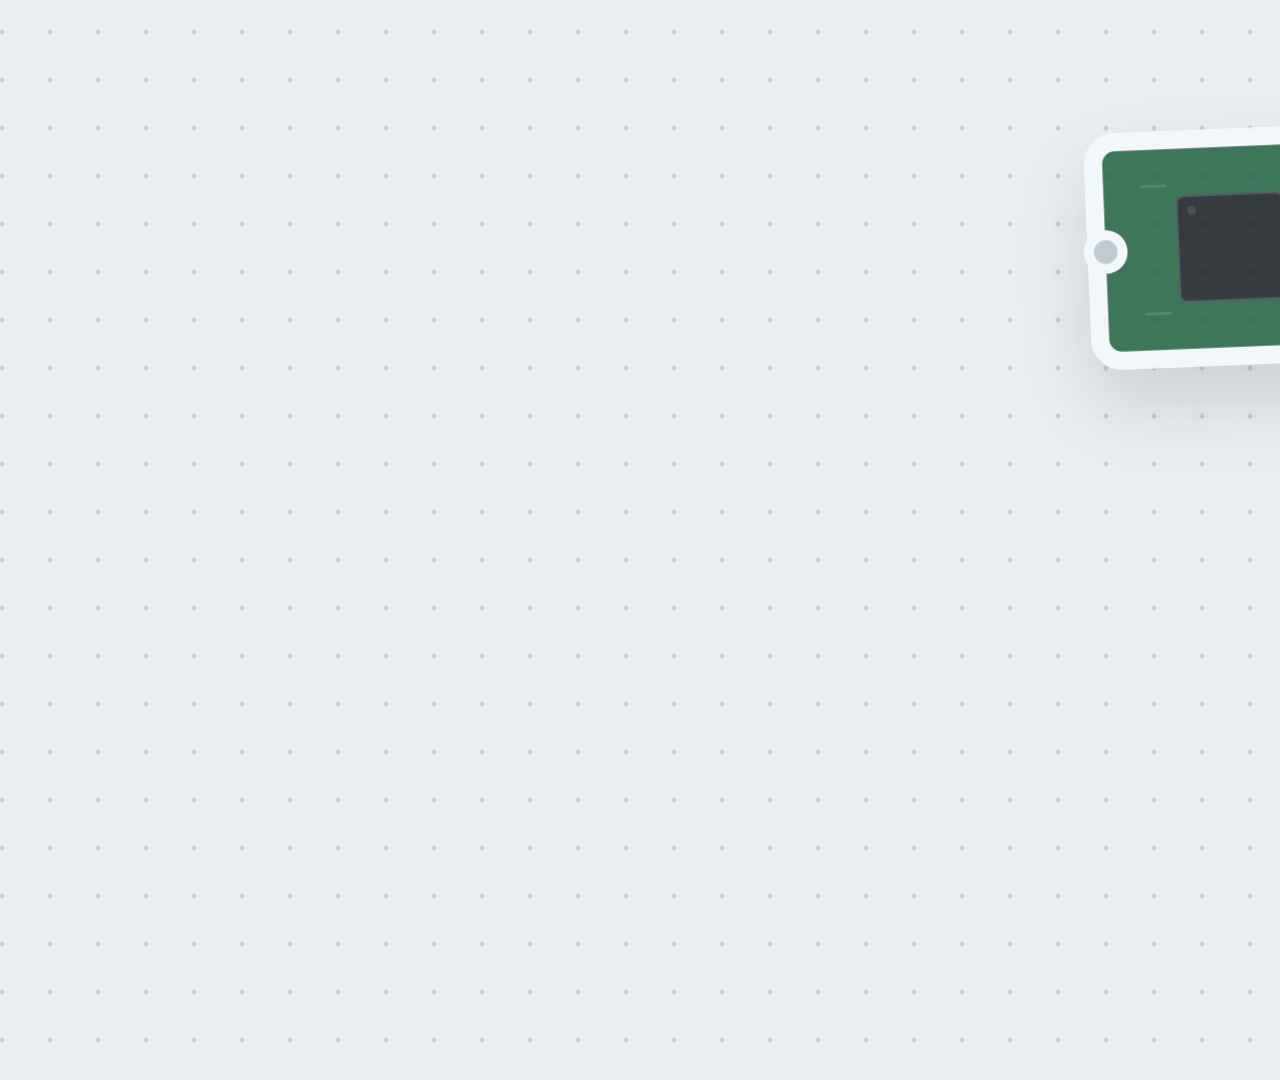
<file: demos/23-ssd-ja/index.html>
<!doctype html>
<html lang="ja"><head><meta charset="utf-8">
<link rel="stylesheet" href="/assets/fonts/fonts.css">
<style>
*{box-sizing:border-box;margin:0;padding:0}
html,body{width:1920px;height:1080px;overflow:hidden;background:#E9EEF2}
#stage{position:absolute;left:0;top:0;width:1920px;height:1080px;overflow:hidden;background:#E9EEF2}
#world{position:absolute;left:0;top:0;width:4400px;height:3800px;transform-origin:0 0}
#dots{position:absolute;left:-3000px;top:-3000px;width:10400px;height:9800px;
  background-image:radial-gradient(circle,#C5CFD8 2.3px,transparent 2.9px);background-size:48px 48px}
.a{position:absolute;left:0;top:0}
.jp{font-family:'Noto Sans JP',sans-serif}
.in{font-family:'Inter',sans-serif;font-feature-settings:'tnum' 1}
.mask{position:absolute;overflow:hidden}
.stk{position:absolute;left:0;top:0;transform-origin:50% 50%}
#dim,#hud{position:absolute;left:0;top:0;width:1920px;height:1080px;pointer-events:none}
</style></head>
<body><div id="stage">
  <div id="world"><div id="dots"></div></div>
  <div id="dim"></div>
  <div id="hud"></div>
</div>
<script type="module">
const ROOT='/demos/23-ssd-ja/';
const C=await fetch(ROOT+'cues.json').then(r=>r.json()); const EV=C.ev, CAM=C.cam;
window.DEMO={width:1920,height:1080,fps:30,duration:15};
// ---------- helpers ----------
const clamp=(x,a=0,b=1)=>x<a?a:x>b?b:x, lerp=(a,b,u)=>a+(b-a)*u, P=(t,a,d)=>clamp((t-a)/d);
const oC=u=>1-Math.pow(1-u,3), oQ=u=>1-Math.pow(1-u,4), oX=u=>u>=1?1:1-Math.pow(2,-10*u), iQ=u=>u*u,
  ioC=u=>u<.5?4*u*u*u:1-Math.pow(-2*u+2,3)/2, ioS=u=>-(Math.cos(Math.PI*u)-1)/2,
  oB=(u,s=1.7)=>1+(s+1)*Math.pow(u-1,3)+s*Math.pow(u-1,2);
function bez(x1,y1,x2,y2){return u=>{if(u<=0)return 0;if(u>=1)return 1;let t=u;for(let i=0;i<8;i++){const cx=3*x1*t*(1-t)**2+3*x2*t*t*(1-t)+t**3-u;const d=3*x1*(1-t)**2+6*(x2-x1)*t*(1-t)+3*(1-x2)*t*t;if(Math.abs(d)<1e-6)break;t=clamp(t-cx/d);}return 3*y1*t*(1-t)**2+3*y2*t*t*(1-t)+t**3;};}
const eFly=bez(.62,0,.22,1), ePull=bez(.5,0,.08,1);
const wob=(dt,f=5,k=11)=>dt<0?0:Math.exp(-k*dt)*Math.cos(2*Math.PI*f*dt);
const mixc=(a,b,u)=>{const A=a.match(/\w\w/g).map(h=>parseInt(h,16)),B=b.match(/\w\w/g).map(h=>parseInt(h,16));return`rgb(${A.map((v,i)=>Math.round(lerp(v,B[i],u))).join(',')})`;};
const INK='#25313D', MID='#8C9AA8', SUB='#5E6D7B', CARD='#F7F9FB', LINE='#CDD6DE', BLUE='#3D7BE0', OR='#FF5A36', SLATE='#D3DCE4';
const W=document.getElementById('world'), HUD=document.getElementById('hud'), DIM=document.getElementById('dim');
const el=(tag,cls,parent,css,html)=>{const e=document.createElement(tag);if(cls)e.className=cls;if(css)e.style.cssText=css;if(html!=null)e.innerHTML=html;(parent||W).appendChild(e);return e;};
const U=[];
const shadow=(lift,a=.26)=>`drop-shadow(0 ${6+34*lift}px ${10+34*lift}px rgba(22,34,46,${(a-0.08*lift).toFixed(3)}))`;
// sticker slap: falls in from above the paper, lands, wobbles
function slap(t,land,dur=.22,amp=.3){const p=(t-(land-dur))/dur;if(p<0)return{o:0,s:1+amp,r:6,lift:1};
  if(p<1){const L=1-iQ(p);return{o:clamp(p*5),s:1+amp*L,r:6*L,lift:L};}
  const w=wob(t-land,4.5,10);return{o:1,s:1-.035*w,r:-.8*w,lift:0};}
const fadeUp=(e,t,a,dy=18,d=.38)=>{const k=oC(P(t,a,d));e.style.opacity=k;e.style.transform=`translateY(${(1-k)*dy}px)`;};
const revealUp=(inner,t,a,h,d=.5)=>{inner.style.transform=`translateY(${(1-oX(P(t,a,d)))*h}px)`;};
function kicker(x,y,txt,en,parent=W){return el('div','a jp',parent,`left:${x}px;top:${y}px;font:700 32px/1 'Noto Sans JP';color:${INK};white-space:nowrap`,
  `<span style="display:inline-block;width:22px;height:22px;background:${OR};margin-right:16px;vertical-align:-2px"></span>${txt}<span style="font:600 22px Inter;letter-spacing:.18em;color:${MID};margin-left:20px">${en}</span>`);}
function maskLine(x,y,w,h,css,html,parent=W){const m=el('div','mask',parent,`left:${x-10}px;top:${y}px;width:${w}px;height:${h}px`);const i=el('div','a jp',m,`left:10px;top:0;white-space:nowrap;${css}`,html);return{m,i};}
const fmt=n=>String(Math.round(n));

// ---------- sticker art (white die-cut outline + art) ----------
const OUT=`fill="#F7F9FB" stroke="#F7F9FB" stroke-linejoin="round"`;
const ssdSVG=`<svg viewBox="-30 -30 860 280" width="860" height="280" style="overflow:visible">
 <rect x="0" y="0" width="800" height="220" rx="14" ${OUT} stroke-width="40"/>
 <rect x="0" y="0" width="800" height="220" rx="14" fill="#1E5E3E"/>
 <g fill="none" stroke="#2F7E55" stroke-width="3" opacity=".9">
  <path d="M200 70 H240 L252 58 M200 110 H250 M200 150 H240 L252 162 M450 60 H475 M450 110 H480 M450 160 H475 M670 70 H720 L735 85 M670 150 H720 L735 135 M40 40 H70 M40 180 H70"/></g>
 <circle cx="0" cy="110" r="24" fill="#F7F9FB"/><circle cx="0" cy="110" r="13" fill="#B9C3CC"/>
 <g fill="#D9B45B">${[...Array(13)].map((_,i)=>{const y=16+i*15;return (y>136&&y<160)?'':`<rect x="742" y="${y}" width="58" height="9" rx="2"/>`;}).join('')}</g>
 <rect x="80" y="52" width="116" height="116" rx="8" fill="#14181D"/><rect x="80" y="52" width="116" height="116" rx="8" fill="none" stroke="#39424C" stroke-width="2"/>
 <circle cx="96" cy="68" r="5" fill="#2A3138"/>
 <rect x="252" y="28" width="196" height="164" rx="8" fill="#14181D"/><rect x="470" y="28" width="196" height="164" rx="8" fill="#14181D"/>
 <rect x="262" y="62" width="394" height="96" rx="8" fill="#F7F9FB"/>
 <text x="290" y="114" font-family="Inter" font-weight="900" font-size="46" fill="#25313D" letter-spacing="2">VELO</text>
 <rect x="436" y="80" width="200" height="34" rx="6" fill="#FF5A36"/>
 <text x="536" y="104" font-family="Inter" font-weight="800" font-size="22" fill="#fff" text-anchor="middle" letter-spacing="1">NVMe SSD</text>
 <text x="290" y="143" font-family="Inter" font-weight="600" font-size="19" fill="#5E6D7B" letter-spacing="2">M.2 2280 · 500GB</text>
</svg>`;
const osSVG=`<svg viewBox="-90 -76 180 152" width="180" height="152" style="overflow:visible">
 <rect x="-76" y="-60" width="152" height="120" rx="16" ${OUT} stroke-width="26"/>
 <rect x="-76" y="-60" width="152" height="120" rx="16" fill="#25313D"/>
 <circle cx="-56" cy="-42" r="6" fill="#FF5A36"/><circle cx="-38" cy="-42" r="6" fill="#8C9AA8"/><circle cx="-20" cy="-42" r="6" fill="#8C9AA8"/>
 <rect x="-62" y="-26" width="124" height="74" rx="8" fill="#3D7BE0"/>
 <text x="0" y="26" font-family="Inter" font-weight="900" font-size="46" fill="#fff" text-anchor="middle">OS</text></svg>`;
const buoySVG=`<svg viewBox="-80 -80 160 160" width="160" height="160" style="overflow:visible">
 <circle r="64" ${OUT} stroke-width="26"/>
 <circle r="64" fill="#FF5A36"/>
 <g fill="#F7F9FB">${[0,90,180,270].map(a=>`<path d="M 0 0 L ${64*Math.cos((a-20)*Math.PI/180)} ${64*Math.sin((a-20)*Math.PI/180)} A 64 64 0 0 1 ${64*Math.cos((a+20)*Math.PI/180)} ${64*Math.sin((a+20)*Math.PI/180)} Z"/>`).join('')}</g>
 <circle r="30" fill="#E9EEF2"/><circle r="30" fill="none" stroke="#25313D" stroke-width="5"/><circle r="64" fill="none" stroke="#25313D" stroke-width="5"/></svg>`;
const updSVG=`<svg viewBox="-80 -80 160 160" width="160" height="160" style="overflow:visible">
 <circle r="62" ${OUT} stroke-width="26"/>
 <circle r="62" fill="#25313D"/>
 <g fill="none" stroke="#fff" stroke-width="11" stroke-linecap="round"><path d="M -34 -12 A 36 36 0 0 1 30 -20"/><path d="M 34 12 A 36 36 0 0 1 -30 20"/></g>
 <path d="M 18 -40 L 42 -18 L 12 -10 Z" fill="#fff"/><path d="M -18 40 L -42 18 L -12 10 Z" fill="#fff"/></svg>`;
const PAD='M -50 -24 H 50 A 34 34 0 0 1 83 4 L 90 36 A 20 20 0 0 1 56 52 L 34 28 H -34 L -56 52 A 20 20 0 0 1 -90 36 L -83 4 A 34 34 0 0 1 -50 -24 Z';
const padGlyph=(col,hole)=>`<path d="${PAD}" fill="${col}"/><rect x="-60" y="-4" width="34" height="11" rx="3" fill="${hole}"/><rect x="-48" y="-16" width="11" height="34" rx="3" fill="${hole}"/><circle cx="44" cy="-6" r="7" fill="${hole}"/><circle cx="58" cy="8" r="7" fill="${hole}"/>`;
const padSVG=(w,col,hole)=>`<svg viewBox="-96 -40 192 100" width="${w}" height="${w*100/192}" style="overflow:visible">${padGlyph(col,hole)}</svg>`;
const folderGlyph=`<path d="M -60 -40 H -18 L -6 -28 H 60 A 8 8 0 0 1 68 -20 V 40 A 8 8 0 0 1 60 48 H -60 A 8 8 0 0 1 -68 40 V -32 A 8 8 0 0 1 -60 -40 Z" fill="#fff"/>
 <path d="M -44 34 L -16 4 L 4 24 L 18 12 L 44 34 Z" fill="#6E7F92"/><circle cx="26" cy="-6" r="9" fill="#6E7F92"/>`;

// ---------- camera ----------
function camAt(t){if(t<=CAM[0].t)return{...CAM[0]};
 for(let i=1;i<CAM.length;i++){const a=CAM[i-1],b=CAM[i];if(t>b.t)continue;const u=(t-a.t)/(b.t-a.t);
  if(b.m==='fly'){const e=eFly(u);return{x:lerp(a.x,b.x,e),y:lerp(a.y,b.y,e),z:Math.exp(lerp(Math.log(a.z),Math.log(b.z),e))*(1-(b.dip||.15)*Math.sin(Math.PI*e))};}
  if(b.m==='pull'){const e=ePull(u);return{x:lerp(a.x,b.x,e),y:lerp(a.y,b.y,e),z:Math.exp(lerp(Math.log(a.z),Math.log(b.z),e))};}
  const e=ioS(u);return{x:lerp(a.x,b.x,e),y:lerp(a.y,b.y,e),z:lerp(a.z,b.z,e)};}
 return{...CAM[CAM.length-1]};}
const jolt=t=>7*wob(t-EV.ssd_land,4,15)+5*wob(t-EV.sys_slam,4,16)+3*(wob(t-EV.games[0],4,18)+wob(t-EV.games[1],4,18)+wob(t-EV.games[2],4,18))+10*wob(t-EV.stamp,4,14)+5*wob(t-EV.reco[0],4,16);

// =========================================================== A: title
const A={x:330};
const aK=kicker(A.x,400,'PCパーツ解説','STORAGE · NO.01');
const aL1=maskLine(A.x,450,1100,170,`font:900 132px/1.2 'Noto Sans JP';color:${INK};letter-spacing:-.01em`,'SSDの容量、');
const aL2=maskLine(A.x,620,1180,180,`font:900 132px/1.2 'Noto Sans JP';color:${INK};letter-spacing:-.01em`,'全部は使えない？');
const aMark=el('div','a',aL2.m,`left:10px;top:128px;height:30px;width:264px;background:${OR};transform-origin:0 50%`);
aL2.m.insertBefore(aMark,aL2.i);
const aSub=el('div','a in',W,`left:${A.x}px;top:840px;font:600 28px/1 Inter;letter-spacing:.14em;color:${MID};white-space:nowrap`,'WHY YOUR SSD NEVER SHOWS ITS FULL SIZE');
const aRule=el('div','a',W,`left:${A.x}px;top:900px;width:640px;height:3px;background:${INK};transform-origin:0 50%`);
const aNote=el('div','a jp',W,`left:${A.x}px;top:928px;font:500 30px/1.5 'Noto Sans JP';color:${SUB};white-space:nowrap`,'500GB・1TB・2TB、どれを選べばいい？');
const ssd=el('div','stk',W,'width:860px;height:280px;z-index:20',ssdSVG);
const SSD0={x:1660,y:650,s:.68,r:-14};
U.push(t=>{
 fadeUp(aK,t,EV.kicker);revealUp(aL1.i,t,EV.title1,170);revealUp(aL2.i,t,EV.title2,180);
 aMark.style.transform=`scaleX(${ioC(P(t,EV.marker[0],EV.marker[1]-EV.marker[0]))})`;
 const s=oC(P(t,EV.sub,.4));aSub.style.opacity=s;aSub.style.transform=`translateX(${(1-s)*-30}px)`;
 aRule.style.transform=`scaleX(${oQ(P(t,EV.sub+.08,.5))})`;fadeUp(aNote,t,EV.note,14);
 const sl=slap(t,EV.ssd_land,.24,.35),fl=oC(P(t,.5,.6)),fy=Math.sin((t-.5)*2.4)*8*fl,fr=Math.sin((t-.5)*1.9+.4)*1.2*fl;
 ssd.style.opacity=sl.o;ssd.style.transform=`translate(${SSD0.x-430}px,${SSD0.y-140-fy-260*sl.lift}px) rotate(${SSD0.r+sl.r*2+fr}deg) scale(${SSD0.s*sl.s})`;
 ssd.style.filter=shadow(Math.max(sl.lift,.12*fl*(.5+.5*Math.sin((t-.5)*2.4))));
});

// =========================================================== B: system data
const B={x0:260,y:1850,w:1500,h:130,gb:3};   // 3 px per GB: 500 GB = 1500 px
const SYS_B=90, USE_B=410;
const bK=kicker(B.x0,1440,'01　中身は空っぽじゃない','SYSTEM DATA');
const bCap=maskLine(B.x0,1500,1560,96,`font:900 64px/1.4 'Noto Sans JP';color:${INK}`,'SSDには、最初から<span style="color:'+OR+'">システムデータ</span>が入っている');
const bBar=el('div','a',W,`left:${B.x0}px;top:${B.y}px;width:${B.w}px;height:${B.h}px;border-radius:18px;background:${CARD};box-shadow:inset 0 0 0 3px ${LINE};overflow:hidden;z-index:5`);
const bFill=el('div','a',bBar,`left:0;top:0;width:${B.w}px;height:${B.h}px;background:${SLATE};transform-origin:0 50%`);
const bUse=el('div','a',bBar,`left:${SYS_B*B.gb}px;top:0;width:${USE_B*B.gb}px;height:${B.h}px;background:${BLUE};opacity:0`);
const bUseT=el('div','a jp',bBar,`left:${SYS_B*B.gb}px;top:0;width:${USE_B*B.gb}px;height:${B.h}px;display:flex;align-items:center;justify-content:center;gap:22px;color:#fff;font:900 52px/1 'Noto Sans JP';white-space:nowrap;opacity:0`,
 `実際に使える部分`);
const bSys=el('div','a',bBar,`left:0;top:0;width:${SYS_B*B.gb}px;height:${B.h}px;background:${INK};display:flex;flex-direction:column;align-items:center;justify-content:center;gap:6px;color:#fff`,
 `<span class="jp" style="font:900 36px/1 'Noto Sans JP'">システム</span><span class="in" style="font:700 28px/1 Inter;color:#C5CFD8">約90GB</span>`);
const bTick0=el('div','a in',W,`left:${B.x0}px;top:${B.y+B.h+16}px;font:600 28px/1 Inter;color:${MID}`,'0');
const bTick1=el('div','a in',W,`left:${B.x0+B.w-140}px;top:${B.y+B.h+16}px;width:140px;text-align:right;font:700 28px/1 Inter;color:${MID}`,'500GB');
// big readout (right)
const bNumWrap=el('div','a',W,`left:${B.x0+B.w-700}px;top:1665px;width:700px;height:170px;z-index:6`);
const bLab=el('div','a jp',bNumWrap,`right:0;left:auto;top:0;font:700 30px/1 'Noto Sans JP';color:${SUB};white-space:nowrap`,'SSDの容量');
const bNum=el('div','a in',bNumWrap,`right:0;left:auto;top:38px;font:900 128px/1 Inter;letter-spacing:-.04em;color:${INK};white-space:nowrap;text-align:right`,'0GB');
// system stickers with leader lines
const lead=document.createElementNS('http://www.w3.org/2000/svg','svg');lead.setAttribute('width',4400);lead.setAttribute('height',3800);lead.style.cssText='position:absolute;left:0;top:0;overflow:visible;z-index:7';W.appendChild(lead);
const sv=(tag,attrs)=>{const e=document.createElementNS('http://www.w3.org/2000/svg',tag);for(const k in attrs)e.setAttribute(k,attrs[k]);lead.appendChild(e);return e;};
const ICONS=[{svg:osSVG,w:180,h:152,x:390,y:1740,r:-6,lab:'OS本体',s:.82},{svg:buoySVG,w:160,h:160,x:640,y:1722,r:5,lab:'回復領域',s:.82},{svg:updSVG,w:160,h:160,x:890,y:1740,r:-4,lab:'更新・一時ファイル',s:.82}];
const ANCH=[395,1850];
ICONS.forEach((o,i)=>{o.node=el('div','stk',W,`width:${o.w}px;height:${o.h}px;z-index:9`,o.svg);o.land=EV.icons[i];
 o.line=sv('path',{d:`M ${o.x} ${o.y+50} L ${ANCH[0]+(i-1)*70} ${ANCH[1]-6}`,fill:'none',stroke:INK,'stroke-width':4,'stroke-linecap':'round',pathLength:1,'stroke-dasharray':'1 1'});
 o.labE=el('div','a jp',W,`left:${o.x+72}px;top:${o.y-30}px;font:700 28px/1 'Noto Sans JP';color:${INK};white-space:nowrap;z-index:10`,o.lab);});
const bSubE=el('div','a jp',W,`left:${B.x0}px;top:${B.y+B.h+70}px;font:900 50px/1.3 'Noto Sans JP';color:${INK};white-space:nowrap`,
 `<span style="color:${OR}">→</span> 全ての容量を使えるわけではない`);
const bFoot=el('div','a jp',W,`left:${B.x0}px;top:2250px;font:500 22px/1.5 'Noto Sans JP';color:${MID};white-space:nowrap`,'※ システム分はGB表記の換算差（約35GB）を含む目安。OS・機種・使い方により異なります。');
U.push(t=>{
 fadeUp(bK,t,EV.b_head);revealUp(bCap.i,t,EV.b_cap,96);
 const g=bez(.3,0,.15,1)(P(t,EV.grow[0],EV.grow[1]-EV.grow[0]));bFill.style.transform=`scaleX(${g})`;
 bBar.style.opacity=oC(P(t,EV.b_head+.1,.4));[bTick0,bTick1].forEach(e=>e.style.opacity=oC(P(t,EV.grow[1]-.1,.3)));
 // system chunk slams in from the left edge
 const ss=P(t,EV.sys_slam-.16,.16), sw=wob(t-EV.sys_slam,5,12);
 bSys.style.transform=`translateX(${t<EV.sys_slam?-SYS_B*B.gb*(1-iQ(ss)):-8*sw}px)`;bSys.style.opacity=ss>0?1:0;
 const us=oC(P(t,EV.sys_slam+.05,.35));bUse.style.opacity=us;bUse.style.transform=`translateX(${-8*sw*(1-us)}px)`;
 fadeUp(bUseT,t,EV.usable,12,.35);
 bBar.style.transform=`translateX(${t>=EV.sys_slam?10*wob(t-EV.sys_slam,6,14):0}px)`;
 // readout: count up to 500, then down to ~410
 let n=500*g,pre='',col=INK;
 if(t>=EV.count_down[0]){const d=ioC(P(t,EV.count_down[0],EV.count_down[1]-EV.count_down[0]));n=lerp(500,410,d);pre='約';col=mixc('25313D','3D7BE0',d);}
 const nf=Math.round(t*30)/30;bNum.innerHTML=`${pre?`<span class="jp" style="font:900 72px Noto Sans JP;vertical-align:28px;margin-right:6px">${pre}</span>`:''}${fmt(n)}<span style="font:900 64px Inter;margin-left:6px">GB</span>`;
 bNum.style.color=col;bLab.textContent=t>=EV.count_down[0]?'実際に使える容量':'SSDの容量';bLab.style.color=t>=EV.count_down[0]?BLUE:SUB;
 const ni=oC(P(t,EV.b_head+.2,.4));bNumWrap.style.opacity=ni;
 bNum.style.transformOrigin='100% 70%';bNum.style.transform=`scale(${1+.05*wob(t-EV.count_down[1],4,9)*(t>=EV.count_down[1]?1:0)})`;
 ICONS.forEach((o,i)=>{const sl=slap(t,o.land,.2,.4);o.node.style.opacity=sl.o;
  o.node.style.transform=`translate(${o.x-o.w/2}px,${o.y-o.h/2-140*sl.lift}px) rotate(${o.r+sl.r*2}deg) scale(${o.s*sl.s})`;o.node.style.filter=shadow(sl.lift);
  o.line.setAttribute('stroke-dashoffset',1-oC(P(t,o.land+.02,.22)));const lq=oC(P(t,o.land+.06,.25));o.labE.style.opacity=lq;o.labE.style.transform=`translateX(${(1-lq)*-16}px)`;});
 fadeUp(bSubE,t,EV.b_sub,16,.4);bFoot.style.opacity=oC(P(t,EV.b_sub+.15,.4));
});

// =========================================================== C: 500GB overflows
const Cc={x0:260,y:3000,w:1500,h:130,gb:3};
const cK=kicker(Cc.x0,2640,'02　500GBの場合','500GB IS NOT ENOUGH');
const cCap=maskLine(Cc.x0,2700,1500,96,`font:900 64px/1.4 'Noto Sans JP';color:${INK}`,'大作ゲームは、<span class="in" style="font-weight:900">1</span>本で<span style="color:'+OR+'">100GB超え</span>も当たり前');
const cBar=el('div','a',W,`left:${Cc.x0}px;top:${Cc.y}px;width:${Cc.w}px;height:${Cc.h}px;border-radius:18px;background:${CARD};box-shadow:inset 0 0 0 3px ${LINE};z-index:5`);
const cSys=el('div','a',cBar,`left:0;top:0;width:${SYS_B*Cc.gb}px;height:${Cc.h}px;border-radius:18px 0 0 18px;background:${INK};display:flex;align-items:center;justify-content:center;color:#fff`,
 `<span class="jp" style="font:900 36px/1 'Noto Sans JP'">システム</span>`);
const cFree=el('div','a jp',cBar,`left:${SYS_B*Cc.gb}px;top:0;width:${USE_B*Cc.gb}px;height:${Cc.h}px;display:flex;align-items:center;justify-content:center;color:${MID};font:700 36px/1 'Noto Sans JP';letter-spacing:.1em;white-space:nowrap`,'空き 410GB');
const cEndTick=el('div','a in',W,`left:${Cc.x0+Cc.w-160}px;top:${Cc.y+Cc.h+16}px;width:160px;text-align:right;font:700 28px/1 Inter;color:${MID}`,'500GB');
const GX0=Cc.x0+SYS_B*Cc.gb, GW=120*Cc.gb, FW=80*Cc.gb;
const BLK=[0,1,2].map(i=>({x:GX0+i*GW,w:GW,land:EV.games[i],kind:'game',name:'ゲーム'+'ABC'[i]}));
BLK.push({x:GX0+3*GW,w:FW,land:EV.files,kind:'files',name:'写真・動画'});
const BAR_END=Cc.x0+Cc.w;
BLK.forEach((b,i)=>{const over=Math.max(0,b.x+b.w-BAR_END), inn=b.w-over;
 const bg=b.kind==='game'?BLUE:'#6E7F92';
 b.node=el('div','stk',W,`left:0;top:0;width:${b.w-6}px;height:${Cc.h-12}px;border-radius:12px;z-index:${11+i};overflow:hidden;
  background:${over?`linear-gradient(90deg,${bg} 0 ${inn-3}px,${OR} ${inn-3}px)`:bg};box-shadow:0 0 0 5px ${CARD}`,
  `<div style="position:absolute;left:0;top:0;width:${b.w-6}px;height:${Cc.h-12}px;display:flex;align-items:center;justify-content:center;gap:14px;color:#fff">
   ${b.kind==='game'?padSVG(76,'#fff',bg):`<svg viewBox="-72 -46 144 98" width="62" height="42">${folderGlyph}</svg>`}
   <span style="display:flex;flex-direction:column;gap:6px"><span class="jp" style="font:900 ${b.kind==='game'?30:25}px/1 'Noto Sans JP'">${b.name}</span><span class="in" style="font:800 26px/1 Inter;opacity:.85">${b.kind==='game'?120:80}GB</span></span></div>
   ${over?`<div style="position:absolute;left:${inn-3}px;top:0;width:${over+3}px;height:100%;background:repeating-linear-gradient(-45deg,rgba(255,255,255,.28) 0 10px,transparent 10px 22px)"></div>`:''}`);
 b.over=over;});
const cRead=el('div','a',W,`left:${Cc.x0+Cc.w-760}px;top:2820px;width:760px;height:160px;z-index:6`);
const cLab=el('div','a jp',cRead,`right:0;left:auto;top:0;font:700 30px/1 'Noto Sans JP';color:${SUB};white-space:nowrap`,'使用量 ／ 使える容量');
const cNum=el('div','a in',cRead,`right:0;left:auto;top:40px;font:900 112px/1 Inter;letter-spacing:-.04em;color:${INK};white-space:nowrap`,'');
const stamp=el('div','stk jp',W,`left:0;top:0;padding:18px 40px 24px;border:10px solid ${OR};border-radius:20px;color:${OR};font:900 104px/1 'Noto Sans JP';white-space:nowrap;background:rgba(247,249,251,.92);z-index:30`,'容量不足！');
const STAMP={x:1330,y:3370,r:-8};
const cFoot=el('div','a jp',W,`left:${Cc.x0}px;top:3200px;font:500 26px/1.5 'Noto Sans JP';color:${SUB};white-space:nowrap`,'大作ゲーム1本 ＝ 約120GBで計算');
U.push(t=>{
 fadeUp(cK,t,EV.c_head);revealUp(cCap.i,t,EV.c_cap,96);
 const bi=oC(P(t,EV.c_head,.4));[cBar,cEndTick].forEach(e=>e.style.opacity=bi);cFoot.style.opacity=oC(P(t,EV.c_cap+.2,.4));
 let used=0;
 BLK.forEach((b,i)=>{const p=P(t,b.land-.3,.3);const tgtX=b.x+3,tgtY=Cc.y+6;
  if(p<=0){b.node.style.opacity=0;return;}b.node.style.opacity=1;
  const e=iQ(p),arc=1-e;const w=t>=b.land?wob(t-b.land,4.5,11):0;
  const x=tgtX+(i%2?60:-60)*arc, y=tgtY-330*arc, r=(i%2?-9:7)*arc+(-1.2*w), s=(1+.18*arc)*(1-.04*w);
  b.node.style.transform=`translate(${x}px,${y}px) rotate(${r}deg) scale(${s})`;b.node.style.filter=shadow(arc*.9);
  if(t>=b.land)used+=b.kind==='game'?120:80;});
 const free=Math.max(0,410-used);cFree.textContent=free>0?`空き ${free}GB`:'';cFree.style.left=(SYS_B+used)*Cc.gb+'px';cFree.style.width=Math.max(0,free)*Cc.gb+'px';const nar=free*Cc.gb<300;cFree.style.fontSize=nar?'26px':'36px';cFree.style.letterSpacing=nar?'0':'.1em';
 const over=used>410, ov=P(t,EV.files,.12);
 cBar.style.boxShadow=`inset 0 0 0 ${over?6:3}px ${over?OR:'#CDD6DE'}`;
 const sh=over?14*wob(t-EV.files,7,9):0;cBar.style.transform=`translateX(${sh}px)`;
 cNum.innerHTML=`<span style="color:${over?OR:INK}">${used}</span><span style="color:${MID};font-size:64px;margin-left:10px">/ 410GB</span>`;
 cRead.style.opacity=oC(P(t,EV.games[0]-.3,.3));
 const lt=[...EV.games,EV.files].filter(v=>v<=t).pop();cNum.style.transformOrigin='100% 70%';cNum.style.transform=`scale(${1+.07*(lt?wob(t-lt,4,10):0)})`;
 const st=slap(t,EV.stamp,.14,.9);stamp.style.opacity=st.o;
 stamp.style.transform=`translate(${STAMP.x-330}px,${STAMP.y-80}px) rotate(${STAMP.r+st.r*2}deg) scale(${st.s})`;stamp.style.filter=shadow(st.lift,.2);
});

// =========================================================== D: comparison
const D={x:2420,bx:2720,gb:.7};
const dK=kicker(D.x,2040,'03　容量別に比べると','HOW MANY GAMES FIT?');
const dCap=maskLine(D.x,2100,1700,96,`font:900 60px/1.4 'Noto Sans JP';color:${INK}`,'大作ゲーム（<span class="in">1</span>本 約<span class="in">120</span>GB）が何本入る？');
const ROWS=[{cap:'500GB',total:500,sys:90,use:410,n:3},{cap:'1TB',total:1000,sys:120,use:880,n:7},{cap:'2TB',total:2000,sys:190,use:1810,n:15}];
const ROWY=[2300,2530,2760];
ROWS.forEach((r,i)=>{const y=ROWY[i];r.y=y;r.t0=EV.rows[i];
 r.lab=el('div','a in',W,`left:${D.x}px;top:${y+6}px;font:900 64px/1 Inter;letter-spacing:-.03em;color:${INK};white-space:nowrap`,r.cap);
 
 r.sysE=el('div','a',W,`left:${D.bx}px;top:${y}px;width:${r.sys*D.gb}px;height:76px;border-radius:12px 0 0 12px;background:${INK};transform-origin:0 50%`);
 r.useE=el('div','a',W,`left:${D.bx+r.sys*D.gb}px;top:${y}px;width:${r.use*D.gb}px;height:76px;border-radius:0 12px 12px 0;background:${BLUE};transform-origin:0 50%`);
 const inside=r.use*D.gb>400;
 r.useT=el('div','a jp',W,`left:${inside?D.bx+r.sys*D.gb+r.use*D.gb-24-360:D.bx+r.total*D.gb+24}px;top:${y+16}px;width:360px;text-align:${inside?'right':'left'};font:700 34px/1 'Noto Sans JP';color:${inside?'#fff':BLUE};white-space:nowrap`,
  `使える <span class="in" style="font-weight:900">約${r.use}GB</span>`);
 if(!inside)r.useT.style.left=(D.bx+r.total*D.gb+24)+'px';
 r.pads=[...Array(r.n)].map((_,k)=>el('div','stk',W,`width:44px;height:23px`,padSVG(44,INK,'#E9EEF2')));
 r.cnt=el('div','a jp',W,`left:${D.bx+r.n*52+12}px;top:${y+92}px;font:900 40px/1 'Noto Sans JP';color:${INK};white-space:nowrap`,`約<span class="in" style="font-size:52px;margin:0 4px">${r.n}</span>本`);
 r.badge=null;});
[1,2].forEach((ri,k)=>{const r=ROWS[ri];r.badge=el('div','stk jp',W,`left:0;top:0;padding:10px 22px 12px;border-radius:12px;background:${OR};color:#fff;font:900 30px/1 'Noto Sans JP';white-space:nowrap;box-shadow:0 0 0 6px ${CARD};z-index:20`,'おすすめ');r.bland=EV.reco[k];});
U.push(t=>{
 fadeUp(dK,t,EV.d_head);revealUp(dCap.i,t,EV.d_cap,96);
 const hero=oC(P(t,EV.reco[0]-.05,.3));
 ROWS.forEach((r,i)=>{const g=bez(.3,0,.12,1)(P(t,r.t0,EV.row_dur));
  const li=oC(P(t,EV.d_head+.25+i*.08,.35));r.lab.style.opacity=li*(i===0?1-.55*hero:1);r.lab.style.transform=`translateX(${(1-li)*-20}px)`;
  
  const sg=clamp(g*r.total/r.sys);r.sysE.style.transform=`scaleX(${sg})`;r.sysE.style.opacity=g>0?(i===0?1-.5*hero:1):0;
  const ug=clamp((g*r.total-r.sys)/r.use);r.useE.style.transform=`scaleX(${ug})`;r.useE.style.opacity=ug>0?1:0;
  r.useE.style.background=i===0?mixc('3D7BE0','A9BDD6',hero):BLUE;
  const tq=oC(P(t,r.t0+EV.row_dur-.1,.3));r.useT.style.opacity=tq*(i===0?1-.5*hero:1);
  r.pads.forEach((p,k)=>{const at=r.t0+EV.icon_delay+k*EV.icon_step,u=P(t,at,.2);p.style.opacity=u>0?(i===0?1-.5*hero:1):0;
   p.style.transform=`translate(${D.bx+k*52}px,${r.y+100}px) scale(${u>0?oB(u,2.2):0})`;});
  const cq=oC(P(t,r.t0+EV.icon_delay+r.n*EV.icon_step,.25));r.cnt.style.opacity=cq*(i===0?1-.55*hero:1);r.cnt.style.transform=`translateY(${(1-cq)*12}px)`;
  if(r.badge){const sl=slap(t,r.bland,.18,.5);r.badge.style.opacity=sl.o;r.badge.style.transform=`translate(${D.x-6}px,${r.y-56-90*sl.lift}px) rotate(${-4+sl.r*2}deg) scale(${sl.s})`;r.badge.style.filter=shadow(sl.lift,.2);
   const glow=oC(P(t,r.bland,.25));r.useE.style.boxShadow=glow>0?`0 0 0 ${5*glow}px ${CARD},0 0 0 ${9*glow}px ${OR}`:'none';}
 });
});

// =========================================================== E: end card (screen space)
const card=el('div','stk',HUD,`width:1560px;height:720px;border-radius:30px;background:${CARD};box-shadow:0 0 0 10px #fff`);
const eK=kicker(110,96,'まとめ','CONCLUSION',card);
const e1=maskLine(110,160,1400,130,`font:900 88px/1.4 'Noto Sans JP';color:${INK}`,'ゲームやファイルが多いなら',card);
const e2=maskLine(110,286,1440,260,`font:900 104px/1 'Noto Sans JP';color:${INK};display:flex;align-items:baseline;gap:18px`,
 `<span class="in" style="font:900 184px/1.12 Inter;letter-spacing:-.04em;color:${OR}">1TB・2TB</span><span>がおすすめ</span>`,card);
const eRule=el('div','a',card,`left:110px;top:560px;width:1340px;height:3px;background:${INK};transform-origin:0 50%`);
const eCap=el('div','a jp',card,`left:110px;top:590px;font:500 34px/1.55 'Noto Sans JP';color:${SUB};white-space:nowrap`,
 '500GBはシステム分を引くと約410GB。大作ゲーム3本でほぼ満杯に。');
U.push(t=>{
 const sl=slap(t,EV.card,.22,.25),fl=oC(P(t,EV.card+.4,.6)),fy=Math.sin((t-EV.card)*1.8)*5*fl,fr=Math.sin((t-EV.card)*1.4+.6)*.35*fl;
 card.style.opacity=sl.o;card.style.transform=`translate(${960-780}px,${540-360-fy-200*sl.lift}px) rotate(${-1.5+sl.r*2+fr}deg) scale(${sl.s})`;
 card.style.filter=`drop-shadow(0 ${18+40*sl.lift}px ${40+40*sl.lift}px rgba(22,34,46,${.28-.08*sl.lift}))`;
 fadeUp(eK,t,EV.card+.08);revealUp(e1.i,t,EV.end1,130);revealUp(e2.i,t,EV.end2,260,.55);
 eRule.style.transform=`scaleX(${oQ(P(t,EV.marker_end[0],.5))})`;fadeUp(eCap,t,EV.end_cap,14);
 DIM.style.background=`rgba(233,238,242,${(.5*oC(P(t,EV.pull[1]-.3,.5))).toFixed(3)})`;
});

// ---------- render ----------
await Promise.all([
 document.fonts.load("900 132px 'Noto Sans JP'",'SSDの容量全部は使えない'),document.fonts.load("700 32px 'Noto Sans JP'",'PCパーツ解説'),
 document.fonts.load("500 30px 'Noto Sans JP'",'選べばいい'),document.fonts.load("900 128px Inter",'0123456789GBT'),
 document.fonts.load("600 28px Inter",'WHY'),document.fonts.load("800 26px Inter",'120GB'),document.fonts.load("700 28px Inter",'500GB')]);
await document.fonts.ready;
window.renderAt=async t=>{
 const c=camAt(t),J=jolt(t);
 W.style.transform=`translate(${960-c.x*c.z}px,${540-c.y*c.z+J}px) scale(${c.z})`;
 for(const f of U)f(t,c);
};
await window.renderAt(0);
window.__ready=true;
</script></body></html>
</file>
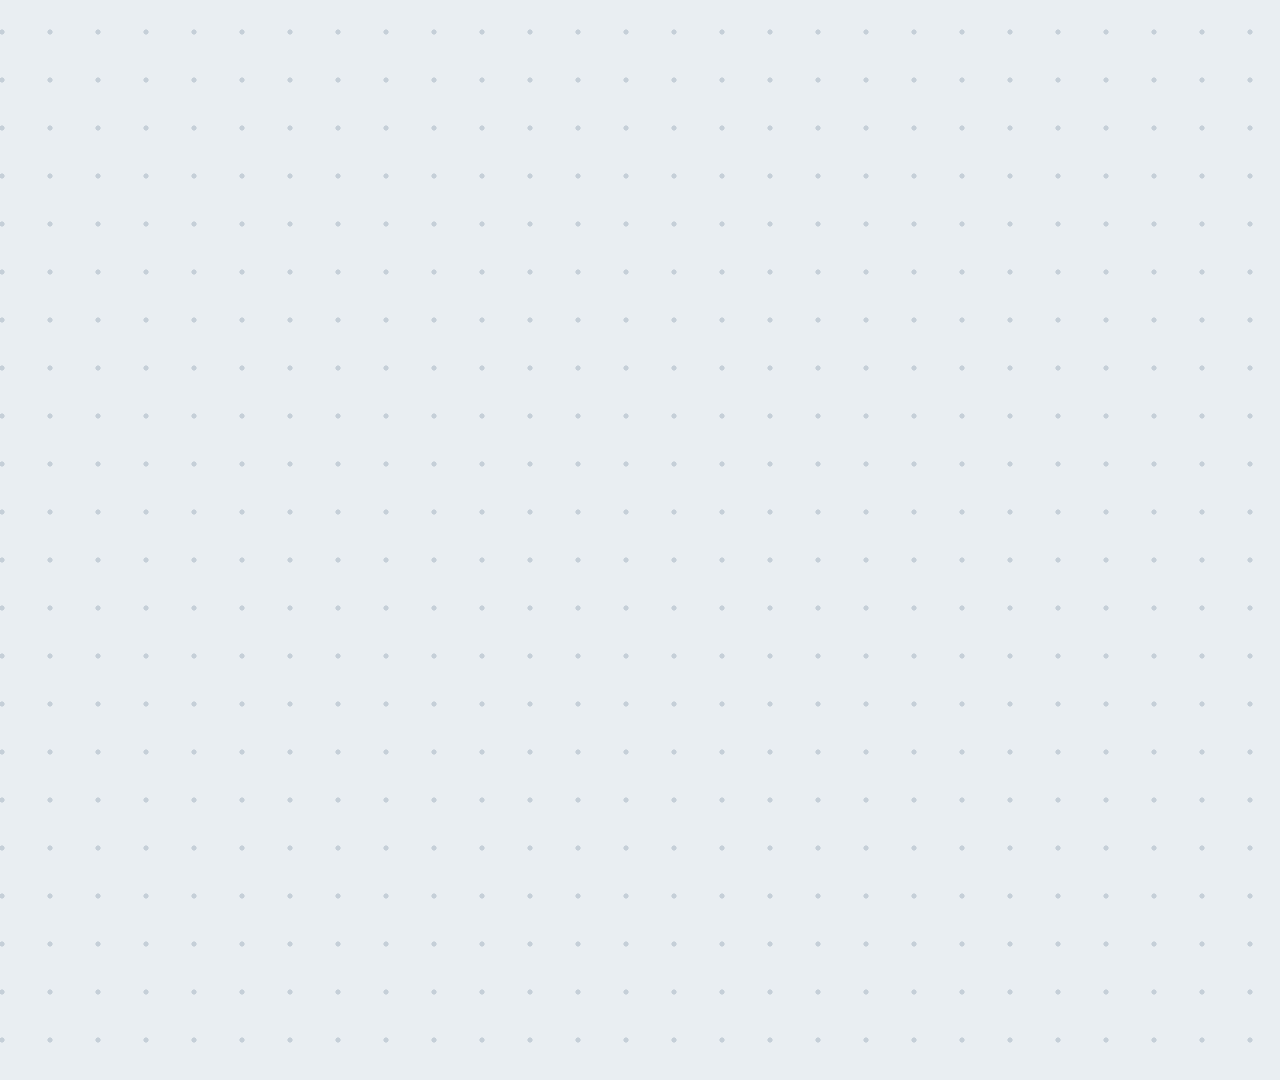
<file: demos/24-ssd-ja-30s/index.html>
<!doctype html>
<html lang="ja"><head><meta charset="utf-8">
<link rel="stylesheet" href="/assets/fonts/fonts.css">
<style>
*{box-sizing:border-box;margin:0;padding:0}
html,body{width:1920px;height:1080px;overflow:hidden;background:#E9EEF2}
#stage{position:absolute;left:0;top:0;width:1920px;height:1080px;overflow:hidden;background:#E9EEF2}
#world{position:absolute;left:0;top:0;width:4400px;height:3800px;transform-origin:0 0}
#dots{position:absolute;left:-3000px;top:-3000px;width:10400px;height:9800px;
  background-image:radial-gradient(circle,#C5CFD8 2.3px,transparent 2.9px);background-size:48px 48px}
.a{position:absolute;left:0;top:0}
.jp{font-family:'Noto Sans JP',sans-serif}
.in{font-family:'Inter',sans-serif;font-feature-settings:'tnum' 1}
.mask{position:absolute;overflow:hidden}
.stk{position:absolute;left:0;top:0;transform-origin:50% 50%}
#dim,#hud{position:absolute;left:0;top:0;width:1920px;height:1080px;pointer-events:none}
</style></head>
<body><div id="stage">
  <div id="world"><div id="dots"></div></div>
  <div id="dim"></div>
  <div id="hud"></div>
</div>
<script type="module">
const ROOT='/demos/24-ssd-ja-30s/';
const C=await fetch(ROOT+'cues.json').then(r=>r.json()); const EV=C.ev, CAM=C.cam;
window.DEMO={width:1920,height:1080,fps:30,duration:C.duration};
// ---------- helpers ----------
const clamp=(x,a=0,b=1)=>x<a?a:x>b?b:x, lerp=(a,b,u)=>a+(b-a)*u, P=(t,a,d)=>clamp((t-a)/d);
const oC=u=>1-Math.pow(1-u,3), oQ=u=>1-Math.pow(1-u,4), oX=u=>u>=1?1:1-Math.pow(2,-10*u), iQ=u=>u*u,
  ioC=u=>u<.5?4*u*u*u:1-Math.pow(-2*u+2,3)/2, ioS=u=>-(Math.cos(Math.PI*u)-1)/2,
  oB=(u,s=1.7)=>1+(s+1)*Math.pow(u-1,3)+s*Math.pow(u-1,2);
function bez(x1,y1,x2,y2){return u=>{if(u<=0)return 0;if(u>=1)return 1;let t=u;for(let i=0;i<8;i++){const cx=3*x1*t*(1-t)**2+3*x2*t*t*(1-t)+t**3-u;const d=3*x1*(1-t)**2+6*(x2-x1)*t*(1-t)+3*(1-x2)*t*t;if(Math.abs(d)<1e-6)break;t=clamp(t-cx/d);}return 3*y1*t*(1-t)**2+3*y2*t*t*(1-t)+t**3;};}
const eFly=bez(.62,0,.22,1), ePull=bez(.5,0,.08,1);
const wob=(dt,f=5,k=11)=>dt<0?0:Math.exp(-k*dt)*Math.cos(2*Math.PI*f*dt);
const mixc=(a,b,u)=>{const A=a.match(/\w\w/g).map(h=>parseInt(h,16)),B=b.match(/\w\w/g).map(h=>parseInt(h,16));return`rgb(${A.map((v,i)=>Math.round(lerp(v,B[i],u))).join(',')})`;};
const INK='#25313D', MID='#8C9AA8', SUB='#5E6D7B', CARD='#F7F9FB', LINE='#CDD6DE', BLUE='#3D7BE0', OR='#FF5A36', SLATE='#D3DCE4';
const W=document.getElementById('world'), HUD=document.getElementById('hud'), DIM=document.getElementById('dim');
const el=(tag,cls,parent,css,html)=>{const e=document.createElement(tag);if(cls)e.className=cls;if(css)e.style.cssText=css;if(html!=null)e.innerHTML=html;(parent||W).appendChild(e);return e;};
const U=[];
const shadow=(lift,a=.26)=>`drop-shadow(0 ${6+34*lift}px ${10+34*lift}px rgba(22,34,46,${(a-0.08*lift).toFixed(3)}))`;
// sticker slap: falls in from above the paper, lands, wobbles
function slap(t,land,dur=.22,amp=.3){const p=(t-(land-dur))/dur;if(p<0)return{o:0,s:1+amp,r:6,lift:1};
  if(p<1){const L=1-iQ(p);return{o:clamp(p*5),s:1+amp*L,r:6*L,lift:L};}
  const w=wob(t-land,4.5,10);return{o:1,s:1-.035*w,r:-.8*w,lift:0};}
const fadeUp=(e,t,a,dy=18,d=.38)=>{const k=oC(P(t,a,d));e.style.opacity=k;e.style.transform=`translateY(${(1-k)*dy}px)`;};
const revealUp=(inner,t,a,h,d=.5)=>{inner.style.transform=`translateY(${(1-oX(P(t,a,d)))*h}px)`;};
function kicker(x,y,txt,en,parent=W){return el('div','a jp',parent,`left:${x}px;top:${y}px;font:700 32px/1 'Noto Sans JP';color:${INK};white-space:nowrap`,
  `<span style="display:inline-block;width:22px;height:22px;background:${OR};margin-right:16px;vertical-align:-2px"></span>${txt}<span style="font:600 22px Inter;letter-spacing:.18em;color:${MID};margin-left:20px">${en}</span>`);}
function maskLine(x,y,w,h,css,html,parent=W){const m=el('div','mask',parent,`left:${x-10}px;top:${y}px;width:${w}px;height:${h}px`);const i=el('div','a jp',m,`left:10px;top:0;white-space:nowrap;${css}`,html);return{m,i};}
const fmt=n=>String(Math.round(n));

// ---------- sticker art (white die-cut outline + art) ----------
const OUT=`fill="#F7F9FB" stroke="#F7F9FB" stroke-linejoin="round"`;
const ssdSVG=`<svg viewBox="-30 -30 860 280" width="860" height="280" style="overflow:visible">
 <rect x="0" y="0" width="800" height="220" rx="14" ${OUT} stroke-width="40"/>
 <rect x="0" y="0" width="800" height="220" rx="14" fill="#1E5E3E"/>
 <g fill="none" stroke="#2F7E55" stroke-width="3" opacity=".9">
  <path d="M200 70 H240 L252 58 M200 110 H250 M200 150 H240 L252 162 M450 60 H475 M450 110 H480 M450 160 H475 M670 70 H720 L735 85 M670 150 H720 L735 135 M40 40 H70 M40 180 H70"/></g>
 <circle cx="0" cy="110" r="24" fill="#F7F9FB"/><circle cx="0" cy="110" r="13" fill="#B9C3CC"/>
 <g fill="#D9B45B">${[...Array(13)].map((_,i)=>{const y=16+i*15;return (y>136&&y<160)?'':`<rect x="742" y="${y}" width="58" height="9" rx="2"/>`;}).join('')}</g>
 <rect x="80" y="52" width="116" height="116" rx="8" fill="#14181D"/><rect x="80" y="52" width="116" height="116" rx="8" fill="none" stroke="#39424C" stroke-width="2"/>
 <circle cx="96" cy="68" r="5" fill="#2A3138"/>
 <rect x="252" y="28" width="196" height="164" rx="8" fill="#14181D"/><rect x="470" y="28" width="196" height="164" rx="8" fill="#14181D"/>
 <rect x="262" y="62" width="394" height="96" rx="8" fill="#F7F9FB"/>
 <text x="290" y="114" font-family="Inter" font-weight="900" font-size="46" fill="#25313D" letter-spacing="2">VELO</text>
 <rect x="436" y="80" width="200" height="34" rx="6" fill="#FF5A36"/>
 <text x="536" y="104" font-family="Inter" font-weight="800" font-size="22" fill="#fff" text-anchor="middle" letter-spacing="1">NVMe SSD</text>
 <text x="290" y="143" font-family="Inter" font-weight="600" font-size="19" fill="#5E6D7B" letter-spacing="2">M.2 2280 · 500GB</text>
</svg>`;
const osSVG=`<svg viewBox="-90 -76 180 152" width="180" height="152" style="overflow:visible">
 <rect x="-76" y="-60" width="152" height="120" rx="16" ${OUT} stroke-width="26"/>
 <rect x="-76" y="-60" width="152" height="120" rx="16" fill="#25313D"/>
 <circle cx="-56" cy="-42" r="6" fill="#FF5A36"/><circle cx="-38" cy="-42" r="6" fill="#8C9AA8"/><circle cx="-20" cy="-42" r="6" fill="#8C9AA8"/>
 <rect x="-62" y="-26" width="124" height="74" rx="8" fill="#3D7BE0"/>
 <text x="0" y="26" font-family="Inter" font-weight="900" font-size="46" fill="#fff" text-anchor="middle">OS</text></svg>`;
const buoySVG=`<svg viewBox="-80 -80 160 160" width="160" height="160" style="overflow:visible">
 <circle r="64" ${OUT} stroke-width="26"/>
 <circle r="64" fill="#FF5A36"/>
 <g fill="#F7F9FB">${[0,90,180,270].map(a=>`<path d="M 0 0 L ${64*Math.cos((a-20)*Math.PI/180)} ${64*Math.sin((a-20)*Math.PI/180)} A 64 64 0 0 1 ${64*Math.cos((a+20)*Math.PI/180)} ${64*Math.sin((a+20)*Math.PI/180)} Z"/>`).join('')}</g>
 <circle r="30" fill="#E9EEF2"/><circle r="30" fill="none" stroke="#25313D" stroke-width="5"/><circle r="64" fill="none" stroke="#25313D" stroke-width="5"/></svg>`;
const updSVG=`<svg viewBox="-80 -80 160 160" width="160" height="160" style="overflow:visible">
 <circle r="62" ${OUT} stroke-width="26"/>
 <circle r="62" fill="#25313D"/>
 <g fill="none" stroke="#fff" stroke-width="11" stroke-linecap="round"><path d="M -34 -12 A 36 36 0 0 1 30 -20"/><path d="M 34 12 A 36 36 0 0 1 -30 20"/></g>
 <path d="M 18 -40 L 42 -18 L 12 -10 Z" fill="#fff"/><path d="M -18 40 L -42 18 L -12 10 Z" fill="#fff"/></svg>`;
const PAD='M -50 -24 H 50 A 34 34 0 0 1 83 4 L 90 36 A 20 20 0 0 1 56 52 L 34 28 H -34 L -56 52 A 20 20 0 0 1 -90 36 L -83 4 A 34 34 0 0 1 -50 -24 Z';
const padGlyph=(col,hole)=>`<path d="${PAD}" fill="${col}"/><rect x="-60" y="-4" width="34" height="11" rx="3" fill="${hole}"/><rect x="-48" y="-16" width="11" height="34" rx="3" fill="${hole}"/><circle cx="44" cy="-6" r="7" fill="${hole}"/><circle cx="58" cy="8" r="7" fill="${hole}"/>`;
const padSVG=(w,col,hole)=>`<svg viewBox="-96 -40 192 100" width="${w}" height="${w*100/192}" style="overflow:visible">${padGlyph(col,hole)}</svg>`;
const folderGlyph=`<path d="M -60 -40 H -18 L -6 -28 H 60 A 8 8 0 0 1 68 -20 V 40 A 8 8 0 0 1 60 48 H -60 A 8 8 0 0 1 -68 40 V -32 A 8 8 0 0 1 -60 -40 Z" fill="#fff"/>
 <path d="M -44 34 L -16 4 L 4 24 L 18 12 L 44 34 Z" fill="#6E7F92"/><circle cx="26" cy="-6" r="9" fill="#6E7F92"/>`;

// ---------- camera ----------
function camAt(t){if(t<=CAM[0].t)return{...CAM[0]};
 for(let i=1;i<CAM.length;i++){const a=CAM[i-1],b=CAM[i];if(t>b.t)continue;const u=(t-a.t)/(b.t-a.t);
  if(b.m==='fly'){const e=eFly(u);return{x:lerp(a.x,b.x,e),y:lerp(a.y,b.y,e),z:Math.exp(lerp(Math.log(a.z),Math.log(b.z),e))*(1-(b.dip||.15)*Math.sin(Math.PI*e))};}
  if(b.m==='pull'){const e=ePull(u);return{x:lerp(a.x,b.x,e),y:lerp(a.y,b.y,e),z:Math.exp(lerp(Math.log(a.z),Math.log(b.z),e))};}
  const e=ioS(u);return{x:lerp(a.x,b.x,e),y:lerp(a.y,b.y,e),z:lerp(a.z,b.z,e)};}
 return{...CAM[CAM.length-1]};}
const jolt=t=>7*wob(t-EV.ssd_land,4,15)+5*wob(t-EV.sys_slam,4,16)+3*(wob(t-EV.games[0],4,18)+wob(t-EV.games[1],4,18)+wob(t-EV.games[2],4,18))+10*wob(t-EV.stamp,4,14)+5*wob(t-EV.reco[0],4,16);

// =========================================================== A: title
const A={x:330};
const aK=kicker(A.x,400,'PCパーツ解説','STORAGE · NO.01');
const aL1=maskLine(A.x,450,1100,170,`font:900 132px/1.2 'Noto Sans JP';color:${INK};letter-spacing:-.01em`,'SSDの容量、');
const aL2=maskLine(A.x,620,1180,180,`font:900 132px/1.2 'Noto Sans JP';color:${INK};letter-spacing:-.01em`,'全部は使えない？');
const aMark=el('div','a',aL2.m,`left:10px;top:128px;height:30px;width:264px;background:${OR};transform-origin:0 50%`);
aL2.m.insertBefore(aMark,aL2.i);
const aSub=el('div','a in',W,`left:${A.x}px;top:840px;font:600 28px/1 Inter;letter-spacing:.14em;color:${MID};white-space:nowrap`,'WHY YOUR SSD NEVER SHOWS ITS FULL SIZE');
const aRule=el('div','a',W,`left:${A.x}px;top:900px;width:640px;height:3px;background:${INK};transform-origin:0 50%`);
const aNote=el('div','a jp',W,`left:${A.x}px;top:928px;font:500 30px/1.5 'Noto Sans JP';color:${SUB};white-space:nowrap`,'500GB・1TB・2TB、どれを選べばいい？');
const ssd=el('div','stk',W,'width:860px;height:280px;z-index:20',ssdSVG);
const SSD0={x:1660,y:650,s:.68,r:-14};
U.push(t=>{
 fadeUp(aK,t,EV.kicker);revealUp(aL1.i,t,EV.title1,170);revealUp(aL2.i,t,EV.title2,180);
 aMark.style.transform=`scaleX(${ioC(P(t,EV.marker[0],EV.marker[1]-EV.marker[0]))})`;
 const s=oC(P(t,EV.sub,.4));aSub.style.opacity=s;aSub.style.transform=`translateX(${(1-s)*-30}px)`;
 aRule.style.transform=`scaleX(${oQ(P(t,EV.sub+.08,.5))})`;fadeUp(aNote,t,EV.note,14);
 const sl=slap(t,EV.ssd_land,.24,.35),fl=oC(P(t,.5,.6)),fy=Math.sin((t-.5)*2.4)*8*fl,fr=Math.sin((t-.5)*1.9+.4)*1.2*fl;
 ssd.style.opacity=sl.o;ssd.style.transform=`translate(${SSD0.x-430}px,${SSD0.y-140-fy-260*sl.lift}px) rotate(${SSD0.r+sl.r*2+fr}deg) scale(${SSD0.s*sl.s})`;
 ssd.style.filter=shadow(Math.max(sl.lift,.12*fl*(.5+.5*Math.sin((t-.5)*2.4))));
});

// =========================================================== B: system data
const B={x0:260,y:1850,w:1500,h:130,gb:3};   // 3 px per GB: 500 GB = 1500 px
const SYS_B=90, USE_B=410;
const bK=kicker(B.x0,1440,'01　中身は空っぽじゃない','SYSTEM DATA');
const bCap=maskLine(B.x0,1500,1560,96,`font:900 64px/1.4 'Noto Sans JP';color:${INK}`,'SSDには、最初から<span style="color:'+OR+'">システムデータ</span>が入っている');
const bBar=el('div','a',W,`left:${B.x0}px;top:${B.y}px;width:${B.w}px;height:${B.h}px;border-radius:18px;background:${CARD};box-shadow:inset 0 0 0 3px ${LINE};overflow:hidden;z-index:5`);
const bFill=el('div','a',bBar,`left:0;top:0;width:${B.w}px;height:${B.h}px;background:${SLATE};transform-origin:0 50%`);
const bUse=el('div','a',bBar,`left:${SYS_B*B.gb}px;top:0;width:${USE_B*B.gb}px;height:${B.h}px;background:${BLUE};opacity:0`);
const bUseT=el('div','a jp',bBar,`left:${SYS_B*B.gb}px;top:0;width:${USE_B*B.gb}px;height:${B.h}px;display:flex;align-items:center;justify-content:center;gap:22px;color:#fff;font:900 52px/1 'Noto Sans JP';white-space:nowrap;opacity:0`,
 `実際に使える部分`);
const bSys=el('div','a',bBar,`left:0;top:0;width:${SYS_B*B.gb}px;height:${B.h}px;background:${INK};display:flex;flex-direction:column;align-items:center;justify-content:center;gap:6px;color:#fff`,
 `<span class="jp" style="font:900 36px/1 'Noto Sans JP'">システム</span><span class="in" style="font:700 28px/1 Inter;color:#C5CFD8">約90GB</span>`);
const bTick0=el('div','a in',W,`left:${B.x0}px;top:${B.y+B.h+16}px;font:600 28px/1 Inter;color:${MID}`,'0');
const bTick1=el('div','a in',W,`left:${B.x0+B.w-140}px;top:${B.y+B.h+16}px;width:140px;text-align:right;font:700 28px/1 Inter;color:${MID}`,'500GB');
// big readout (right)
const bNumWrap=el('div','a',W,`left:${B.x0+B.w-700}px;top:1665px;width:700px;height:170px;z-index:6`);
const bLab=el('div','a jp',bNumWrap,`right:0;left:auto;top:0;font:700 30px/1 'Noto Sans JP';color:${SUB};white-space:nowrap`,'SSDの容量');
const bNum=el('div','a in',bNumWrap,`right:0;left:auto;top:38px;font:900 128px/1 Inter;letter-spacing:-.04em;color:${INK};white-space:nowrap;text-align:right`,'0GB');
// system stickers with leader lines
const lead=document.createElementNS('http://www.w3.org/2000/svg','svg');lead.setAttribute('width',4400);lead.setAttribute('height',3800);lead.style.cssText='position:absolute;left:0;top:0;overflow:visible;z-index:7';W.appendChild(lead);
const sv=(tag,attrs)=>{const e=document.createElementNS('http://www.w3.org/2000/svg',tag);for(const k in attrs)e.setAttribute(k,attrs[k]);lead.appendChild(e);return e;};
const ICONS=[{svg:osSVG,w:180,h:152,x:390,y:1740,r:-6,lab:'OS本体',s:.82},{svg:buoySVG,w:160,h:160,x:640,y:1722,r:5,lab:'回復領域',s:.82},{svg:updSVG,w:160,h:160,x:890,y:1740,r:-4,lab:'更新・一時ファイル',s:.82}];
const ANCH=[395,1850];
ICONS.forEach((o,i)=>{o.node=el('div','stk',W,`width:${o.w}px;height:${o.h}px;z-index:9`,o.svg);o.land=EV.icons[i];
 o.line=sv('path',{d:`M ${o.x} ${o.y+50} L ${ANCH[0]+(i-1)*70} ${ANCH[1]-6}`,fill:'none',stroke:INK,'stroke-width':4,'stroke-linecap':'round',pathLength:1,'stroke-dasharray':'1 1'});
 o.labE=el('div','a jp',W,`left:${o.x+72}px;top:${o.y-30}px;font:700 28px/1 'Noto Sans JP';color:${INK};white-space:nowrap;z-index:10`,o.lab);});
const bSubE=el('div','a jp',W,`left:${B.x0}px;top:${B.y+B.h+70}px;font:900 50px/1.3 'Noto Sans JP';color:${INK};white-space:nowrap`,
 `<span style="color:${OR}">→</span> 全ての容量を使えるわけではない`);
const bFoot=el('div','a jp',W,`left:${B.x0}px;top:2250px;font:500 22px/1.5 'Noto Sans JP';color:${MID};white-space:nowrap`,'※ システム分はGB表記の換算差（約35GB）を含む目安。OS・機種・使い方により異なります。');
U.push(t=>{
 fadeUp(bK,t,EV.b_head);revealUp(bCap.i,t,EV.b_cap,96);
 const g=bez(.3,0,.15,1)(P(t,EV.grow[0],EV.grow[1]-EV.grow[0]));bFill.style.transform=`scaleX(${g})`;
 bBar.style.opacity=oC(P(t,EV.b_head+.1,.4));[bTick0,bTick1].forEach(e=>e.style.opacity=oC(P(t,EV.grow[1]-.1,.3)));
 // system chunk slams in from the left edge
 const ss=P(t,EV.sys_slam-.16,.16), sw=wob(t-EV.sys_slam,5,12);
 bSys.style.transform=`translateX(${t<EV.sys_slam?-SYS_B*B.gb*(1-iQ(ss)):-8*sw}px)`;bSys.style.opacity=ss>0?1:0;
 const us=oC(P(t,EV.sys_slam+.05,.35));bUse.style.opacity=us;bUse.style.transform=`translateX(${-8*sw*(1-us)}px)`;
 fadeUp(bUseT,t,EV.usable,12,.35);
 bBar.style.transform=`translateX(${t>=EV.sys_slam?10*wob(t-EV.sys_slam,6,14):0}px)`;
 // readout: count up to 500, then down to ~410
 let n=500*g,pre='',col=INK;
 if(t>=EV.count_down[0]){const d=ioC(P(t,EV.count_down[0],EV.count_down[1]-EV.count_down[0]));n=lerp(500,410,d);pre='約';col=mixc('25313D','3D7BE0',d);}
 const nf=Math.round(t*30)/30;bNum.innerHTML=`${pre?`<span class="jp" style="font:900 72px Noto Sans JP;vertical-align:28px;margin-right:6px">${pre}</span>`:''}${fmt(n)}<span style="font:900 64px Inter;margin-left:6px">GB</span>`;
 bNum.style.color=col;bLab.textContent=t>=EV.count_down[0]?'実際に使える容量':'SSDの容量';bLab.style.color=t>=EV.count_down[0]?BLUE:SUB;
 const ni=oC(P(t,EV.b_head+.2,.4));bNumWrap.style.opacity=ni;
 bNum.style.transformOrigin='100% 70%';bNum.style.transform=`scale(${1+.05*wob(t-EV.count_down[1],4,9)*(t>=EV.count_down[1]?1:0)})`;
 ICONS.forEach((o,i)=>{const sl=slap(t,o.land,.2,.4);o.node.style.opacity=sl.o;
  o.node.style.transform=`translate(${o.x-o.w/2}px,${o.y-o.h/2-140*sl.lift}px) rotate(${o.r+sl.r*2}deg) scale(${o.s*sl.s})`;o.node.style.filter=shadow(sl.lift);
  o.line.setAttribute('stroke-dashoffset',1-oC(P(t,o.land+.02,.22)));const lq=oC(P(t,o.land+.06,.25));o.labE.style.opacity=lq;o.labE.style.transform=`translateX(${(1-lq)*-16}px)`;});
 fadeUp(bSubE,t,EV.b_sub,16,.4);bFoot.style.opacity=oC(P(t,EV.b_sub+.15,.4));
});

// =========================================================== C: 500GB overflows
const Cc={x0:260,y:3000,w:1500,h:130,gb:3};
const cK=kicker(Cc.x0,2640,'02　500GBの場合','500GB IS NOT ENOUGH');
const cCap=maskLine(Cc.x0,2700,1500,96,`font:900 64px/1.4 'Noto Sans JP';color:${INK}`,'大作ゲームは、<span class="in" style="font-weight:900">1</span>本で<span style="color:'+OR+'">100GB超え</span>も当たり前');
const cBar=el('div','a',W,`left:${Cc.x0}px;top:${Cc.y}px;width:${Cc.w}px;height:${Cc.h}px;border-radius:18px;background:${CARD};box-shadow:inset 0 0 0 3px ${LINE};z-index:5`);
const cSys=el('div','a',cBar,`left:0;top:0;width:${SYS_B*Cc.gb}px;height:${Cc.h}px;border-radius:18px 0 0 18px;background:${INK};display:flex;align-items:center;justify-content:center;color:#fff`,
 `<span class="jp" style="font:900 36px/1 'Noto Sans JP'">システム</span>`);
const cFree=el('div','a jp',cBar,`left:${SYS_B*Cc.gb}px;top:0;width:${USE_B*Cc.gb}px;height:${Cc.h}px;display:flex;align-items:center;justify-content:center;color:${MID};font:700 36px/1 'Noto Sans JP';letter-spacing:.1em;white-space:nowrap`,'空き 410GB');
const cEndTick=el('div','a in',W,`left:${Cc.x0+Cc.w-160}px;top:${Cc.y+Cc.h+16}px;width:160px;text-align:right;font:700 28px/1 Inter;color:${MID}`,'500GB');
const GX0=Cc.x0+SYS_B*Cc.gb, GW=120*Cc.gb, FW=80*Cc.gb;
const BLK=[0,1,2].map(i=>({x:GX0+i*GW,w:GW,land:EV.games[i],kind:'game',name:'ゲーム'+'ABC'[i]}));
BLK.push({x:GX0+3*GW,w:FW,land:EV.files,kind:'files',name:'写真・動画'});
const BAR_END=Cc.x0+Cc.w;
BLK.forEach((b,i)=>{const over=Math.max(0,b.x+b.w-BAR_END), inn=b.w-over;
 const bg=b.kind==='game'?BLUE:'#6E7F92';
 b.node=el('div','stk',W,`left:0;top:0;width:${b.w-6}px;height:${Cc.h-12}px;border-radius:12px;z-index:${11+i};overflow:hidden;
  background:${over?`linear-gradient(90deg,${bg} 0 ${inn-3}px,${OR} ${inn-3}px)`:bg};box-shadow:0 0 0 5px ${CARD}`,
  `<div style="position:absolute;left:0;top:0;width:${b.w-6}px;height:${Cc.h-12}px;display:flex;align-items:center;justify-content:center;gap:14px;color:#fff">
   ${b.kind==='game'?padSVG(76,'#fff',bg):`<svg viewBox="-72 -46 144 98" width="62" height="42">${folderGlyph}</svg>`}
   <span style="display:flex;flex-direction:column;gap:6px"><span class="jp" style="font:900 ${b.kind==='game'?30:25}px/1 'Noto Sans JP'">${b.name}</span><span class="in" style="font:800 26px/1 Inter;opacity:.85">${b.kind==='game'?120:80}GB</span></span></div>
   ${over?`<div style="position:absolute;left:${inn-3}px;top:0;width:${over+3}px;height:100%;background:repeating-linear-gradient(-45deg,rgba(255,255,255,.28) 0 10px,transparent 10px 22px)"></div>`:''}`);
 b.over=over;});
const cRead=el('div','a',W,`left:${Cc.x0+Cc.w-760}px;top:2820px;width:760px;height:160px;z-index:6`);
const cLab=el('div','a jp',cRead,`right:0;left:auto;top:0;font:700 30px/1 'Noto Sans JP';color:${SUB};white-space:nowrap`,'使用量 ／ 使える容量');
const cNum=el('div','a in',cRead,`right:0;left:auto;top:40px;font:900 112px/1 Inter;letter-spacing:-.04em;color:${INK};white-space:nowrap`,'');
const stamp=el('div','stk jp',W,`left:0;top:0;padding:18px 40px 24px;border:10px solid ${OR};border-radius:20px;color:${OR};font:900 104px/1 'Noto Sans JP';white-space:nowrap;background:rgba(247,249,251,.92);z-index:30`,'容量不足！');
const STAMP={x:1330,y:3370,r:-8};
const cFoot=el('div','a jp',W,`left:${Cc.x0}px;top:3200px;font:500 26px/1.5 'Noto Sans JP';color:${SUB};white-space:nowrap`,'大作ゲーム1本 ＝ 約120GBで計算');
U.push(t=>{
 fadeUp(cK,t,EV.c_head);revealUp(cCap.i,t,EV.c_cap,96);
 const bi=oC(P(t,EV.c_head,.4));[cBar,cEndTick].forEach(e=>e.style.opacity=bi);cFoot.style.opacity=oC(P(t,EV.c_cap+.2,.4));
 let used=0;
 BLK.forEach((b,i)=>{const p=P(t,b.land-.3,.3);const tgtX=b.x+3,tgtY=Cc.y+6;
  if(p<=0){b.node.style.opacity=0;return;}b.node.style.opacity=1;
  const e=iQ(p),arc=1-e;const w=t>=b.land?wob(t-b.land,4.5,11):0;
  const x=tgtX+(i%2?60:-60)*arc, y=tgtY-330*arc, r=(i%2?-9:7)*arc+(-1.2*w), s=(1+.18*arc)*(1-.04*w);
  b.node.style.transform=`translate(${x}px,${y}px) rotate(${r}deg) scale(${s})`;b.node.style.filter=shadow(arc*.9);
  if(t>=b.land)used+=b.kind==='game'?120:80;});
 const free=Math.max(0,410-used);cFree.textContent=free>0?`空き ${free}GB`:'';cFree.style.left=(SYS_B+used)*Cc.gb+'px';cFree.style.width=Math.max(0,free)*Cc.gb+'px';const nar=free*Cc.gb<300;cFree.style.fontSize=nar?'26px':'36px';cFree.style.letterSpacing=nar?'0':'.1em';
 const over=used>410, ov=P(t,EV.files,.12);
 cBar.style.boxShadow=`inset 0 0 0 ${over?6:3}px ${over?OR:'#CDD6DE'}`;
 const sh=over?14*wob(t-EV.files,7,9):0;cBar.style.transform=`translateX(${sh}px)`;
 cNum.innerHTML=`<span style="color:${over?OR:INK}">${used}</span><span style="color:${MID};font-size:64px;margin-left:10px">/ 410GB</span>`;
 cRead.style.opacity=oC(P(t,EV.games[0]-.3,.3));
 const lt=[...EV.games,EV.files].filter(v=>v<=t).pop();cNum.style.transformOrigin='100% 70%';cNum.style.transform=`scale(${1+.07*(lt?wob(t-lt,4,10):0)})`;
 const st=slap(t,EV.stamp,.14,.9);stamp.style.opacity=st.o;
 stamp.style.transform=`translate(${STAMP.x-330}px,${STAMP.y-80}px) rotate(${STAMP.r+st.r*2}deg) scale(${st.s})`;stamp.style.filter=shadow(st.lift,.2);
});

// =========================================================== D: comparison
const D={x:2420,bx:2720,gb:.7};
const dK=kicker(D.x,2040,'03　容量別に比べると','HOW MANY GAMES FIT?');
const dCap=maskLine(D.x,2100,1700,96,`font:900 60px/1.4 'Noto Sans JP';color:${INK}`,'大作ゲーム（<span class="in">1</span>本 約<span class="in">120</span>GB）が何本入る？');
const ROWS=[{cap:'500GB',total:500,sys:90,use:410,n:3},{cap:'1TB',total:1000,sys:120,use:880,n:7},{cap:'2TB',total:2000,sys:190,use:1810,n:15}];
const ROWY=[2300,2530,2760];
ROWS.forEach((r,i)=>{const y=ROWY[i];r.y=y;r.t0=EV.rows[i];
 r.lab=el('div','a in',W,`left:${D.x}px;top:${y+6}px;font:900 64px/1 Inter;letter-spacing:-.03em;color:${INK};white-space:nowrap`,r.cap);
 
 r.sysE=el('div','a',W,`left:${D.bx}px;top:${y}px;width:${r.sys*D.gb}px;height:76px;border-radius:12px 0 0 12px;background:${INK};transform-origin:0 50%`);
 r.useE=el('div','a',W,`left:${D.bx+r.sys*D.gb}px;top:${y}px;width:${r.use*D.gb}px;height:76px;border-radius:0 12px 12px 0;background:${BLUE};transform-origin:0 50%`);
 const inside=r.use*D.gb>400;
 r.useT=el('div','a jp',W,`left:${inside?D.bx+r.sys*D.gb+r.use*D.gb-24-360:D.bx+r.total*D.gb+24}px;top:${y+16}px;width:360px;text-align:${inside?'right':'left'};font:700 34px/1 'Noto Sans JP';color:${inside?'#fff':BLUE};white-space:nowrap`,
  `使える <span class="in" style="font-weight:900">約${r.use}GB</span>`);
 if(!inside)r.useT.style.left=(D.bx+r.total*D.gb+24)+'px';
 r.pads=[...Array(r.n)].map((_,k)=>el('div','stk',W,`width:44px;height:23px`,padSVG(44,INK,'#E9EEF2')));
 r.cnt=el('div','a jp',W,`left:${D.bx+r.n*52+12}px;top:${y+92}px;font:900 40px/1 'Noto Sans JP';color:${INK};white-space:nowrap`,`約<span class="in" style="font-size:52px;margin:0 4px">${r.n}</span>本`);
 r.badge=null;});
[1,2].forEach((ri,k)=>{const r=ROWS[ri];r.badge=el('div','stk jp',W,`left:0;top:0;padding:10px 22px 12px;border-radius:12px;background:${OR};color:#fff;font:900 30px/1 'Noto Sans JP';white-space:nowrap;box-shadow:0 0 0 6px ${CARD};z-index:20`,'おすすめ');r.bland=EV.reco[k];});
U.push(t=>{
 fadeUp(dK,t,EV.d_head);revealUp(dCap.i,t,EV.d_cap,96);
 const hero=oC(P(t,EV.reco[0]-.05,.3));
 ROWS.forEach((r,i)=>{const g=bez(.3,0,.12,1)(P(t,r.t0,EV.row_dur));
  const li=oC(P(t,EV.d_head+.25+i*.08,.35));r.lab.style.opacity=li*(i===0?1-.55*hero:1);r.lab.style.transform=`translateX(${(1-li)*-20}px)`;
  
  const sg=clamp(g*r.total/r.sys);r.sysE.style.transform=`scaleX(${sg})`;r.sysE.style.opacity=g>0?(i===0?1-.5*hero:1):0;
  const ug=clamp((g*r.total-r.sys)/r.use);r.useE.style.transform=`scaleX(${ug})`;r.useE.style.opacity=ug>0?1:0;
  r.useE.style.background=i===0?mixc('3D7BE0','A9BDD6',hero):BLUE;
  const tq=oC(P(t,r.t0+EV.row_dur-.1,.3));r.useT.style.opacity=tq*(i===0?1-.5*hero:1);
  r.pads.forEach((p,k)=>{const at=r.t0+EV.icon_delay+k*EV.icon_step,u=P(t,at,.2);p.style.opacity=u>0?(i===0?1-.5*hero:1):0;
   p.style.transform=`translate(${D.bx+k*52}px,${r.y+100}px) scale(${u>0?oB(u,2.2):0})`;});
  const cq=oC(P(t,r.t0+EV.icon_delay+r.n*EV.icon_step,.25));r.cnt.style.opacity=cq*(i===0?1-.55*hero:1);r.cnt.style.transform=`translateY(${(1-cq)*12}px)`;
  if(r.badge){const sl=slap(t,r.bland,.18,.5);r.badge.style.opacity=sl.o;r.badge.style.transform=`translate(${D.x-6}px,${r.y-56-90*sl.lift}px) rotate(${-4+sl.r*2}deg) scale(${sl.s})`;r.badge.style.filter=shadow(sl.lift,.2);
   const glow=oC(P(t,r.bland,.25));r.useE.style.boxShadow=glow>0?`0 0 0 ${5*glow}px ${CARD},0 0 0 ${9*glow}px ${OR}`:'none';}
 });
});

// =========================================================== E: end card (screen space)
const card=el('div','stk',HUD,`width:1560px;height:720px;border-radius:30px;background:${CARD};box-shadow:0 0 0 10px #fff`);
const eK=kicker(110,96,'まとめ','CONCLUSION',card);
const e1=maskLine(110,160,1400,130,`font:900 88px/1.4 'Noto Sans JP';color:${INK}`,'ゲームやファイルが多いなら',card);
const e2=maskLine(110,286,1440,260,`font:900 104px/1 'Noto Sans JP';color:${INK};display:flex;align-items:baseline;gap:18px`,
 `<span class="in" style="font:900 184px/1.12 Inter;letter-spacing:-.04em;color:${OR}">1TB・2TB</span><span>がおすすめ</span>`,card);
const eRule=el('div','a',card,`left:110px;top:560px;width:1340px;height:3px;background:${INK};transform-origin:0 50%`);
const eCap=el('div','a jp',card,`left:110px;top:590px;font:500 34px/1.55 'Noto Sans JP';color:${SUB};white-space:nowrap`,
 '500GBはシステム分を引くと約410GB。大作ゲーム3本でほぼ満杯に。');
U.push(t=>{
 const sl=slap(t,EV.card,.22,.25),fl=oC(P(t,EV.card+.4,.6)),fy=Math.sin((t-EV.card)*1.8)*5*fl,fr=Math.sin((t-EV.card)*1.4+.6)*.35*fl;
 card.style.opacity=sl.o;card.style.transform=`translate(${960-780}px,${540-360-fy-200*sl.lift}px) rotate(${-1.5+sl.r*2+fr}deg) scale(${sl.s})`;
 card.style.filter=`drop-shadow(0 ${18+40*sl.lift}px ${40+40*sl.lift}px rgba(22,34,46,${.28-.08*sl.lift}))`;
 fadeUp(eK,t,EV.card+.08);revealUp(e1.i,t,EV.end1,130);revealUp(e2.i,t,EV.end2,260,.55);
 eRule.style.transform=`scaleX(${oQ(P(t,EV.marker_end[0],.5))})`;fadeUp(eCap,t,EV.end_cap,14);
 DIM.style.background=`rgba(233,238,242,${(.5*oC(P(t,EV.pull[1]-.3,.5))).toFixed(3)})`;
});

// ---------- render ----------
await Promise.all([
 document.fonts.load("900 132px 'Noto Sans JP'",'SSDの容量全部は使えない'),document.fonts.load("700 32px 'Noto Sans JP'",'PCパーツ解説'),
 document.fonts.load("500 30px 'Noto Sans JP'",'選べばいい'),document.fonts.load("900 128px Inter",'0123456789GBT'),
 document.fonts.load("600 28px Inter",'WHY'),document.fonts.load("800 26px Inter",'120GB'),document.fonts.load("700 28px Inter",'500GB')]);
await document.fonts.ready;
window.renderAt=async t=>{
 const c=camAt(t),J=jolt(t);
 W.style.transform=`translate(${960-c.x*c.z}px,${540-c.y*c.z+J}px) scale(${c.z})`;
 for(const f of U)f(t,c);
};
await window.renderAt(0);
window.__ready=true;
</script></body></html>
</file>
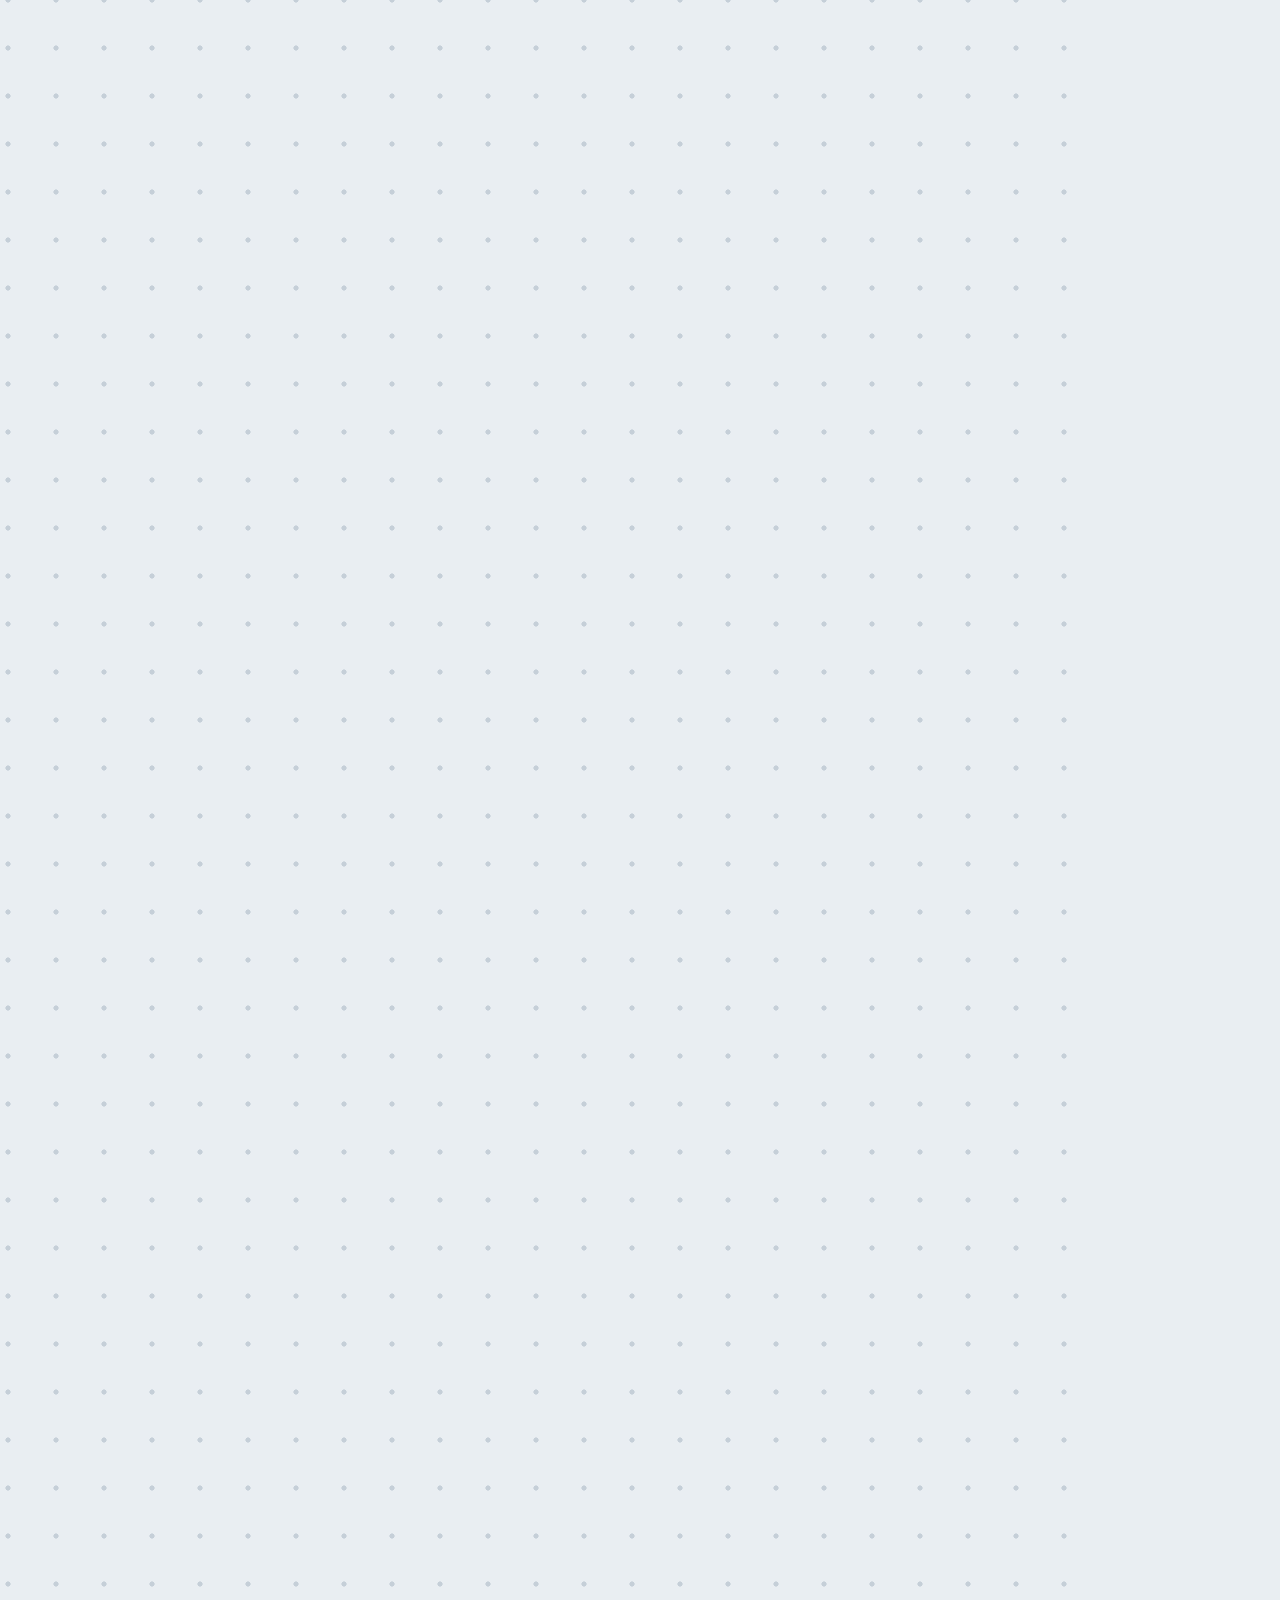
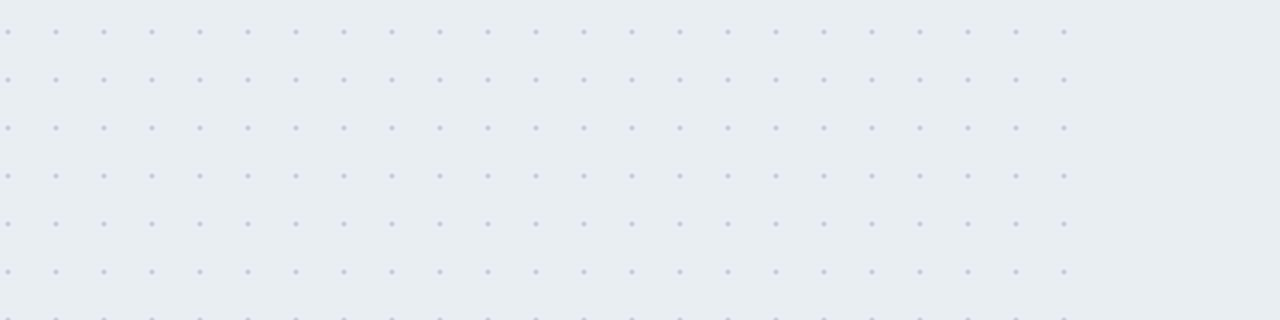
<file: demos/28-ssd-ja-vertical/index.html>
<!doctype html>
<html lang="ja"><head><meta charset="utf-8">
<link rel="stylesheet" href="/assets/fonts/fonts.css">
<style>
*{box-sizing:border-box;margin:0;padding:0}
html,body{width:1080px;height:1920px;overflow:hidden;background:#E9EEF2}
#stage{position:absolute;left:0;top:0;width:1080px;height:1920px;overflow:hidden;background:#E9EEF2}
#world{position:absolute;left:0;top:0;width:1080px;height:8000px;transform-origin:0 0}
#dots{position:absolute;left:-4000px;top:-3000px;width:9080px;height:14000px;
  background-image:radial-gradient(circle,#C5CFD8 2.3px,transparent 2.9px);background-size:48px 48px}
.a{position:absolute;left:0;top:0}
.jp{font-family:'Noto Sans JP',sans-serif}
.in{font-family:'Inter',sans-serif;font-feature-settings:'tnum' 1}
.mask{position:absolute;overflow:hidden}
.stk{position:absolute;left:0;top:0;transform-origin:50% 50%}
#dim,#hud{position:absolute;left:0;top:0;width:1080px;height:1920px;pointer-events:none}
</style></head>
<body><div id="stage">
  <div id="world"><div id="dots"></div></div>
  <div id="dim"></div>
  <div id="hud"></div>
</div>
<script type="module">
const ROOT='/demos/28-ssd-ja-vertical/';
const C=await fetch(ROOT+'cues.json').then(r=>r.json()); const EV=C.ev, CAM=C.cam;
window.DEMO={width:1080,height:1920,fps:30,duration:C.duration};
// ---------- helpers ----------
const clamp=(x,a=0,b=1)=>x<a?a:x>b?b:x, lerp=(a,b,u)=>a+(b-a)*u, P=(t,a,d)=>clamp((t-a)/d);
const oC=u=>1-Math.pow(1-u,3), oQ=u=>1-Math.pow(1-u,4), oX=u=>u>=1?1:1-Math.pow(2,-10*u), iQ=u=>u*u,
  ioC=u=>u<.5?4*u*u*u:1-Math.pow(-2*u+2,3)/2, ioS=u=>-(Math.cos(Math.PI*u)-1)/2,
  oB=(u,s=1.7)=>1+(s+1)*Math.pow(u-1,3)+s*Math.pow(u-1,2);
function bez(x1,y1,x2,y2){return u=>{if(u<=0)return 0;if(u>=1)return 1;let t=u;for(let i=0;i<8;i++){const cx=3*x1*t*(1-t)**2+3*x2*t*t*(1-t)+t**3-u;const d=3*x1*(1-t)**2+6*(x2-x1)*t*(1-t)+3*(1-x2)*t*t;if(Math.abs(d)<1e-6)break;t=clamp(t-cx/d);}return 3*y1*t*(1-t)**2+3*y2*t*t*(1-t)+t**3;};}
const eFly=bez(.62,0,.22,1), ePull=bez(.5,0,.08,1);
const wob=(dt,f=5,k=11)=>dt<0?0:Math.exp(-k*dt)*Math.cos(2*Math.PI*f*dt);
const mixc=(a,b,u)=>{const A=a.match(/\w\w/g).map(h=>parseInt(h,16)),B=b.match(/\w\w/g).map(h=>parseInt(h,16));return`rgb(${A.map((v,i)=>Math.round(lerp(v,B[i],u))).join(',')})`;};
const INK='#25313D', MID='#8C9AA8', SUB='#5E6D7B', CARD='#F7F9FB', LINE='#CDD6DE', BLUE='#3D7BE0', OR='#FF5A36', SLATE='#D3DCE4';
const W=document.getElementById('world'), HUD=document.getElementById('hud'), DIM=document.getElementById('dim');
const el=(tag,cls,parent,css,html)=>{const e=document.createElement(tag);if(cls)e.className=cls;if(css)e.style.cssText=css;if(html!=null)e.innerHTML=html;(parent||W).appendChild(e);return e;};
const U=[];
const shadow=(lift,a=.26)=>`drop-shadow(0 ${6+34*lift}px ${10+34*lift}px rgba(22,34,46,${(a-0.08*lift).toFixed(3)}))`;
// sticker slap: falls in from above the paper, lands, wobbles
function slap(t,land,dur=.22,amp=.3){const p=(t-(land-dur))/dur;if(p<0)return{o:0,s:1+amp,r:6,lift:1};
  if(p<1){const L=1-iQ(p);return{o:clamp(p*5),s:1+amp*L,r:6*L,lift:L};}
  const w=wob(t-land,4.5,10);return{o:1,s:1-.035*w,r:-.8*w,lift:0};}
const fadeUp=(e,t,a,dy=18,d=.38)=>{const k=oC(P(t,a,d));e.style.opacity=k;e.style.transform=`translateY(${(1-k)*dy}px)`;};
const revealUp=(inner,t,a,h,d=.5)=>{inner.style.transform=`translateY(${(1-oX(P(t,a,d)))*h}px)`;};
function kicker(x,y,txt,en,parent=W){return el('div','a jp',parent,`left:${x}px;top:${y}px;font:700 32px/1 'Noto Sans JP';color:${INK};white-space:nowrap`,
  `<span style="display:inline-block;width:22px;height:22px;background:${OR};margin-right:16px;vertical-align:-2px"></span>${txt}<span style="font:600 22px Inter;letter-spacing:.18em;color:${MID};margin-left:20px">${en}</span>`);}
function maskLine(x,y,w,h,css,html,parent=W){const m=el('div','mask',parent,`left:${x-10}px;top:${y}px;width:${w}px;height:${h}px`);const i=el('div','a jp',m,`left:10px;top:0;white-space:nowrap;${css}`,html);return{m,i};}
const fmt=n=>String(Math.round(n));

// ---------- sticker art (white die-cut outline + art) ----------
const OUT=`fill="#F7F9FB" stroke="#F7F9FB" stroke-linejoin="round"`;
const ssdSVG=`<svg viewBox="-30 -30 860 280" width="860" height="280" style="overflow:visible">
 <rect x="0" y="0" width="800" height="220" rx="14" ${OUT} stroke-width="40"/>
 <rect x="0" y="0" width="800" height="220" rx="14" fill="#1E5E3E"/>
 <g fill="none" stroke="#2F7E55" stroke-width="3" opacity=".9">
  <path d="M200 70 H240 L252 58 M200 110 H250 M200 150 H240 L252 162 M450 60 H475 M450 110 H480 M450 160 H475 M670 70 H720 L735 85 M670 150 H720 L735 135 M40 40 H70 M40 180 H70"/></g>
 <circle cx="0" cy="110" r="24" fill="#F7F9FB"/><circle cx="0" cy="110" r="13" fill="#B9C3CC"/>
 <g fill="#D9B45B">${[...Array(13)].map((_,i)=>{const y=16+i*15;return (y>136&&y<160)?'':`<rect x="742" y="${y}" width="58" height="9" rx="2"/>`;}).join('')}</g>
 <rect x="80" y="52" width="116" height="116" rx="8" fill="#14181D"/><rect x="80" y="52" width="116" height="116" rx="8" fill="none" stroke="#39424C" stroke-width="2"/>
 <circle cx="96" cy="68" r="5" fill="#2A3138"/>
 <rect x="252" y="28" width="196" height="164" rx="8" fill="#14181D"/><rect x="470" y="28" width="196" height="164" rx="8" fill="#14181D"/>
 <rect x="262" y="62" width="394" height="96" rx="8" fill="#F7F9FB"/>
 <text x="290" y="114" font-family="Inter" font-weight="900" font-size="46" fill="#25313D" letter-spacing="2">VELO</text>
 <rect x="436" y="80" width="200" height="34" rx="6" fill="#FF5A36"/>
 <text x="536" y="104" font-family="Inter" font-weight="800" font-size="22" fill="#fff" text-anchor="middle" letter-spacing="1">NVMe SSD</text>
 <text x="290" y="143" font-family="Inter" font-weight="600" font-size="19" fill="#5E6D7B" letter-spacing="2">M.2 2280 · 500GB</text>
</svg>`;
const osSVG=`<svg viewBox="-90 -76 180 152" width="180" height="152" style="overflow:visible">
 <rect x="-76" y="-60" width="152" height="120" rx="16" ${OUT} stroke-width="26"/>
 <rect x="-76" y="-60" width="152" height="120" rx="16" fill="#25313D"/>
 <circle cx="-56" cy="-42" r="6" fill="#FF5A36"/><circle cx="-38" cy="-42" r="6" fill="#8C9AA8"/><circle cx="-20" cy="-42" r="6" fill="#8C9AA8"/>
 <rect x="-62" y="-26" width="124" height="74" rx="8" fill="#3D7BE0"/>
 <text x="0" y="26" font-family="Inter" font-weight="900" font-size="46" fill="#fff" text-anchor="middle">OS</text></svg>`;
const buoySVG=`<svg viewBox="-80 -80 160 160" width="160" height="160" style="overflow:visible">
 <circle r="64" ${OUT} stroke-width="26"/>
 <circle r="64" fill="#FF5A36"/>
 <g fill="#F7F9FB">${[0,90,180,270].map(a=>`<path d="M 0 0 L ${64*Math.cos((a-20)*Math.PI/180)} ${64*Math.sin((a-20)*Math.PI/180)} A 64 64 0 0 1 ${64*Math.cos((a+20)*Math.PI/180)} ${64*Math.sin((a+20)*Math.PI/180)} Z"/>`).join('')}</g>
 <circle r="30" fill="#E9EEF2"/><circle r="30" fill="none" stroke="#25313D" stroke-width="5"/><circle r="64" fill="none" stroke="#25313D" stroke-width="5"/></svg>`;
const updSVG=`<svg viewBox="-80 -80 160 160" width="160" height="160" style="overflow:visible">
 <circle r="62" ${OUT} stroke-width="26"/>
 <circle r="62" fill="#25313D"/>
 <g fill="none" stroke="#fff" stroke-width="11" stroke-linecap="round"><path d="M -34 -12 A 36 36 0 0 1 30 -20"/><path d="M 34 12 A 36 36 0 0 1 -30 20"/></g>
 <path d="M 18 -40 L 42 -18 L 12 -10 Z" fill="#fff"/><path d="M -18 40 L -42 18 L -12 10 Z" fill="#fff"/></svg>`;
const PAD='M -50 -24 H 50 A 34 34 0 0 1 83 4 L 90 36 A 20 20 0 0 1 56 52 L 34 28 H -34 L -56 52 A 20 20 0 0 1 -90 36 L -83 4 A 34 34 0 0 1 -50 -24 Z';
const padGlyph=(col,hole)=>`<path d="${PAD}" fill="${col}"/><rect x="-60" y="-4" width="34" height="11" rx="3" fill="${hole}"/><rect x="-48" y="-16" width="11" height="34" rx="3" fill="${hole}"/><circle cx="44" cy="-6" r="7" fill="${hole}"/><circle cx="58" cy="8" r="7" fill="${hole}"/>`;
const padSVG=(w,col,hole)=>`<svg viewBox="-96 -40 192 100" width="${w}" height="${w*100/192}" style="overflow:visible">${padGlyph(col,hole)}</svg>`;
const folderGlyph=`<path d="M -60 -40 H -18 L -6 -28 H 60 A 8 8 0 0 1 68 -20 V 40 A 8 8 0 0 1 60 48 H -60 A 8 8 0 0 1 -68 40 V -32 A 8 8 0 0 1 -60 -40 Z" fill="#fff"/>
 <path d="M -44 34 L -16 4 L 4 24 L 18 12 L 44 34 Z" fill="#6E7F92"/><circle cx="26" cy="-6" r="9" fill="#6E7F92"/>`;

// ---------- camera ----------
function camAt(t){if(t<=CAM[0].t)return{...CAM[0]};
 for(let i=1;i<CAM.length;i++){const a=CAM[i-1],b=CAM[i];if(t>b.t)continue;const u=(t-a.t)/(b.t-a.t);
  if(b.m==='fly'){const e=eFly(u);return{x:lerp(a.x,b.x,e),y:lerp(a.y,b.y,e),z:Math.exp(lerp(Math.log(a.z),Math.log(b.z),e))*(1-(b.dip||.15)*Math.sin(Math.PI*e))};}
  if(b.m==='pull'){const e=ePull(u);return{x:lerp(a.x,b.x,e),y:lerp(a.y,b.y,e),z:Math.exp(lerp(Math.log(a.z),Math.log(b.z),e))};}
  const e=ioS(u);return{x:lerp(a.x,b.x,e),y:lerp(a.y,b.y,e),z:lerp(a.z,b.z,e)};}
 return{...CAM[CAM.length-1]};}
const jolt=t=>7*wob(t-EV.ssd_land,4,15)+5*wob(t-EV.sys_slam,4,16)+3*(wob(t-EV.games[0],4,18)+wob(t-EV.games[1],4,18)+wob(t-EV.games[2],4,18))+10*wob(t-EV.stamp,4,14)+5*wob(t-EV.reco[0],4,16);


// ===================================================================== vertical layout (1080×1920 viewport, 80 px side margins)
const L=96, CWID=840;   // safe area ≈ x 64–1016, y 112–1808 (bar + 30 GB overflow must end inside it)
const lead=document.createElementNS('http://www.w3.org/2000/svg','svg');lead.setAttribute('width',1080);lead.setAttribute('height',8000);lead.style.cssText='position:absolute;left:0;top:0;overflow:visible;z-index:7';W.appendChild(lead);
const sv=(tag,attrs)=>{const e=document.createElementNS('http://www.w3.org/2000/svg',tag);for(const k in attrs)e.setAttribute(k,attrs[k]);lead.appendChild(e);return e;};
const CAPF=`font:900 70px/1.4 'Noto Sans JP';color:${INK}`;

// =========================================================== A: title
const aK=kicker(L,1010,'PCパーツ解説','');
const aL1=maskLine(L,1060,960,150,`font:900 112px/1.2 'Noto Sans JP';color:${INK};letter-spacing:-.01em`,'SSDの容量、');
const aL2=maskLine(L,1205,960,160,`font:900 112px/1.2 'Noto Sans JP';color:${INK};letter-spacing:-.01em`,'全部は使えない？');
const aMark=el('div','a',aL2.m,`left:10px;top:108px;height:28px;width:224px;background:${OR};transform-origin:0 50%`);
aL2.m.insertBefore(aMark,aL2.i);
const aSub=el('div','a in',W,`left:${L}px;top:1400px;font:600 24px/1 Inter;letter-spacing:.12em;color:${MID};white-space:nowrap`,'');
const aRule=el('div','a',W,`left:${L}px;top:1404px;width:560px;height:3px;background:${INK};transform-origin:0 50%`);
const aNote=el('div','a jp',W,`left:${L}px;top:1430px;font:500 36px/1.5 'Noto Sans JP';color:${SUB};white-space:nowrap`,'500GB・1TB・2TB、どれを選べばいい？');
const ssd=el('div','stk',W,'width:860px;height:280px;z-index:20',ssdSVG);
const SSD0={x:540,y:660,s:.98,r:-12};
U.push(t=>{
 fadeUp(aK,t,EV.kicker);revealUp(aL1.i,t,EV.title1,150);revealUp(aL2.i,t,EV.title2,160);
 aMark.style.transform=`scaleX(${ioC(P(t,EV.marker[0],EV.marker[1]-EV.marker[0]))})`;
 const s=oC(P(t,EV.sub,.4));aSub.style.opacity=s;aSub.style.transform=`translateX(${(1-s)*-30}px)`;
 aRule.style.transform=`scaleX(${oQ(P(t,EV.sub+.08,.5))})`;fadeUp(aNote,t,EV.note,14);
 const sl=slap(t,EV.ssd_land,.24,.35),fl=oC(P(t,.5,.6)),fy=Math.sin((t-.5)*2.4)*8*fl,fr=Math.sin((t-.5)*1.9+.4)*1.2*fl;
 ssd.style.opacity=sl.o;ssd.style.transform=`translate(${SSD0.x-430}px,${SSD0.y-140-fy-300*sl.lift}px) rotate(${SSD0.r+sl.r*2+fr}deg) scale(${SSD0.s*sl.s})`;
 ssd.style.filter=shadow(Math.max(sl.lift,.12*fl*(.5+.5*Math.sin((t-.5)*2.4))));
});

// =========================================================== B: system data (y 2000–3920)
const B={x0:L,y:3120,w:CWID,h:200,gb:CWID/500};
const SYS_B=90, USE_B=410;
const bK=kicker(L,2190,'中身は空っぽじゃない','');
const bCap1=maskLine(L,2250,960,110,CAPF,'SSDには、最初から');
const bCap2=maskLine(L,2360,960,110,CAPF,`<span style="color:${OR}">システムデータ</span>が入っている`);
const bBar=el('div','a',W,`left:${B.x0}px;top:${B.y}px;width:${B.w}px;height:${B.h}px;border-radius:22px;background:${CARD};box-shadow:inset 0 0 0 3px ${LINE};overflow:hidden;z-index:5`);
const bFill=el('div','a',bBar,`left:0;top:0;width:${B.w}px;height:${B.h}px;background:${SLATE};transform-origin:0 50%`);
const bUse=el('div','a',bBar,`left:${SYS_B*B.gb}px;top:0;width:${USE_B*B.gb}px;height:${B.h}px;background:${BLUE};opacity:0`);
const bUseT=el('div','a jp',bBar,`left:${SYS_B*B.gb}px;top:0;width:${USE_B*B.gb}px;height:${B.h}px;display:flex;align-items:center;justify-content:center;color:#fff;font:900 54px/1 'Noto Sans JP';white-space:nowrap;opacity:0`,'実際に使える部分');
const bSys=el('div','a',bBar,`left:0;top:0;width:${SYS_B*B.gb}px;height:${B.h}px;background:${INK};display:flex;flex-direction:column;align-items:center;justify-content:center;gap:10px;color:#fff`,
 `<span class="jp" style="font:900 32px/1 'Noto Sans JP'">システム</span><span class="in" style="font:700 26px/1 Inter;color:#C5CFD8">約90GB</span>`);
const bTick0=el('div','a in',W,`left:${B.x0}px;top:${B.y+B.h+18}px;font:600 30px/1 Inter;color:${MID}`,'0');
const bTick1=el('div','a in',W,`left:${B.x0+B.w-160}px;top:${B.y+B.h+18}px;width:160px;text-align:right;font:700 30px/1 Inter;color:${MID}`,'500GB');
const bNumWrap=el('div','a',W,`left:${L}px;top:2530px;width:920px;height:250px;z-index:6`);
const bLab=el('div','a jp',bNumWrap,`left:0;top:0;font:700 36px/1 'Noto Sans JP';color:${SUB};white-space:nowrap`,'SSDの容量');
const bNum=el('div','a in',bNumWrap,`left:-6px;top:46px;font:900 190px/1 Inter;letter-spacing:-.045em;color:${INK};white-space:nowrap`,'0GB');
const ICONS=[{svg:osSVG,w:180,h:152,x:230,y:2900,r:-6,lab:'OS本体',s:.95},{svg:buoySVG,w:160,h:160,x:540,y:2890,r:5,lab:'回復領域',s:.95},{svg:updSVG,w:160,h:160,x:850,y:2900,r:-4,lab:'更新・一時ファイル',s:.95}];
ICONS.forEach((o,i)=>{o.node=el('div','stk',W,`width:${o.w}px;height:${o.h}px;z-index:9`,o.svg);o.land=EV.icons[i];
 o.line=sv('path',{d:`M ${o.x} ${o.y+122} L ${L+SYS_B*B.gb/2+(i-1)*36} ${B.y-6}`,fill:'none',stroke:INK,'stroke-width':4,'stroke-linecap':'round',pathLength:1,'stroke-dasharray':'1 1'});
 o.labE=el('div','a jp',W,`left:${o.x-200}px;top:${o.y+74}px;width:400px;text-align:center;font:700 30px/1 'Noto Sans JP';color:${INK};white-space:nowrap;z-index:10`,o.lab);});
const bSubE=el('div','a jp',W,`left:${L}px;top:3420px;font:900 66px/1.32 'Noto Sans JP';color:${INK};white-space:nowrap`,
 `<span style="color:${OR}">→</span> 全ての容量を<br>　 使えるわけではない`);
const bFoot=el('div','a jp',W,`left:${L}px;top:3650px;font:500 24px/1.6 'Noto Sans JP';color:${MID};white-space:nowrap`,'※ システム分はGB表記の換算差（約35GB）を含む目安。<br>　 OS・機種・使い方により異なります。');
U.push(t=>{
 fadeUp(bK,t,EV.b_head);revealUp(bCap1.i,t,EV.b_cap,110);revealUp(bCap2.i,t,EV.b_cap+.12,110);
 const g=bez(.3,0,.15,1)(P(t,EV.grow[0],EV.grow[1]-EV.grow[0]));bFill.style.transform=`scaleX(${g})`;
 bBar.style.opacity=oC(P(t,EV.b_head+.1,.4));[bTick0,bTick1].forEach(e=>e.style.opacity=oC(P(t,EV.grow[1]-.1,.3)));
 const ss=P(t,EV.sys_slam-.16,.16), sw=wob(t-EV.sys_slam,5,12);
 bSys.style.transform=`translateX(${t<EV.sys_slam?-SYS_B*B.gb*(1-iQ(ss)):-8*sw}px)`;bSys.style.opacity=ss>0?1:0;
 const us=oC(P(t,EV.sys_slam+.05,.35));bUse.style.opacity=us;
 fadeUp(bUseT,t,EV.usable,12,.35);
 bBar.style.transform=`translateX(${t>=EV.sys_slam?10*wob(t-EV.sys_slam,6,14):0}px)`;
 let n=500*g,pre='',col=INK;
 if(t>=EV.count_down[0]){const d=ioC(P(t,EV.count_down[0],EV.count_down[1]-EV.count_down[0]));n=lerp(500,410,d);pre='約';col=mixc('25313D','3D7BE0',d);}
 bNum.innerHTML=`${pre?`<span class="jp" style="font:900 96px Noto Sans JP;vertical-align:44px;margin-right:8px">${pre}</span>`:''}${fmt(n)}<span style="font:900 90px Inter;margin-left:8px">GB</span>`;
 bNum.style.color=col;bLab.textContent=t>=EV.count_down[0]?'実際に使える容量':'SSDの容量';bLab.style.color=t>=EV.count_down[0]?BLUE:SUB;
 bNumWrap.style.opacity=oC(P(t,EV.b_head+.2,.4));
 bNum.style.transformOrigin='0 70%';bNum.style.transform=`scale(${1+.05*wob(t-EV.count_down[1],4,9)*(t>=EV.count_down[1]?1:0)})`;
 ICONS.forEach((o,i)=>{const sl=slap(t,o.land,.2,.4);o.node.style.opacity=sl.o;
  o.node.style.transform=`translate(${o.x-o.w/2}px,${o.y-o.h/2-140*sl.lift}px) rotate(${o.r+sl.r*2}deg) scale(${o.s*sl.s})`;o.node.style.filter=shadow(sl.lift);
  o.line.setAttribute('stroke-dashoffset',1-oC(P(t,o.land+.02,.22)));const lq=oC(P(t,o.land+.06,.25));o.labE.style.opacity=lq;o.labE.style.transform=`translateY(${(1-lq)*12}px)`;});
 fadeUp(bSubE,t,EV.b_sub,16,.4);bFoot.style.opacity=oC(P(t,EV.b_sub+.15,.4));
});

// =========================================================== C: 500GB overflows (y 4000–5920)
const Cc={x0:L,y:4880,w:CWID,h:200,gb:CWID/500};
const cK=kicker(L,4190,'500GBの場合','');
const cCap1=maskLine(L,4250,960,110,CAPF,'大作ゲームは、<span class="in" style="font-weight:900">1</span>本で');
const cCap2=maskLine(L,4360,960,110,CAPF,`<span style="color:${OR}">100GB超え</span>も当たり前`);
const cBar=el('div','a',W,`left:${Cc.x0}px;top:${Cc.y}px;width:${Cc.w}px;height:${Cc.h}px;border-radius:22px;background:${CARD};box-shadow:inset 0 0 0 3px ${LINE};z-index:5`);
const cSys=el('div','a',cBar,`left:0;top:0;width:${SYS_B*Cc.gb}px;height:${Cc.h}px;border-radius:22px 0 0 22px;background:${INK};display:flex;align-items:center;justify-content:center;color:#fff`,
 `<span class="jp" style="font:900 32px/1 'Noto Sans JP'">システム</span>`);
const cFree=el('div','a jp',cBar,`left:${SYS_B*Cc.gb}px;top:0;width:${USE_B*Cc.gb}px;height:${Cc.h}px;display:flex;align-items:center;justify-content:center;color:${MID};font:700 40px/1 'Noto Sans JP';white-space:nowrap`,'空き 410GB');
const cEndTick=el('div','a in',W,`left:${Cc.x0+Cc.w-160}px;top:${Cc.y+Cc.h+18}px;width:160px;text-align:right;font:700 30px/1 Inter;color:${MID}`,'500GB');
const GX0=Cc.x0+SYS_B*Cc.gb, GW=120*Cc.gb, FW=80*Cc.gb;
const BLK=[0,1,2].map(i=>({x:GX0+i*GW,w:GW,land:EV.games[i],kind:'game',name:'ゲーム'+'ABC'[i]}));
BLK.push({x:GX0+3*GW,w:FW,land:EV.files,kind:'files',name:'写真・動画'});
const BAR_END=Cc.x0+Cc.w;
BLK.forEach((b,i)=>{const over=Math.max(0,b.x+b.w-BAR_END), inn=b.w-over;
 const bg=b.kind==='game'?BLUE:'#6E7F92';
 b.node=el('div','stk',W,`left:0;top:0;width:${b.w-6}px;height:${Cc.h-12}px;border-radius:14px;z-index:${11+i};overflow:hidden;
  background:${over?`linear-gradient(90deg,${bg} 0 ${inn-3}px,${OR} ${inn-3}px)`:bg};box-shadow:0 0 0 5px ${CARD}`,
  `<div style="position:absolute;left:0;top:0;width:${b.w-6}px;height:${Cc.h-12}px;display:flex;flex-direction:column;align-items:center;justify-content:center;gap:10px;color:#fff">
   ${b.kind==='game'?padSVG(74,'#fff',bg):`<svg viewBox="-72 -46 144 98" width="56" height="38">${folderGlyph}</svg>`}
   <span class="jp" style="font:900 ${b.kind==='game'?30:22}px/1 'Noto Sans JP'">${b.name}</span><span class="in" style="font:800 26px/1 Inter;opacity:.85">${b.kind==='game'?120:80}GB</span></div>
   ${over?`<div style="position:absolute;left:${inn-3}px;top:0;width:${over+3}px;height:100%;background:repeating-linear-gradient(-45deg,rgba(255,255,255,.28) 0 10px,transparent 10px 22px)"></div>`:''}`);
 b.over=over;});
const cRead=el('div','a',W,`left:${L}px;top:4530px;width:960px;height:250px;z-index:6`);
const cLab=el('div','a jp',cRead,`left:0;top:0;font:700 36px/1 'Noto Sans JP';color:${SUB};white-space:nowrap`,'使用量 ／ 使える容量');
const cNum=el('div','a in',cRead,`left:-6px;top:46px;font:900 190px/1 Inter;letter-spacing:-.045em;color:${INK};white-space:nowrap`,'');
const stamp=el('div','stk jp',W,`left:0;top:0;padding:20px 44px 26px;border:12px solid ${OR};border-radius:24px;color:${OR};font:900 128px/1 'Noto Sans JP';white-space:nowrap;background:rgba(247,249,251,.94);z-index:30`,'容量不足！');
const STAMP={x:540,y:5460,r:-8};
const cFoot=el('div','a jp',W,`left:${Cc.x0}px;top:5160px;font:500 30px/1.5 'Noto Sans JP';color:${SUB};white-space:nowrap`,'大作ゲーム1本 ＝ 約120GBで計算');
U.push(t=>{
 fadeUp(cK,t,EV.c_head);revealUp(cCap1.i,t,EV.c_cap,110);revealUp(cCap2.i,t,EV.c_cap+.12,110);
 const bi=oC(P(t,EV.c_head,.4));[cBar,cEndTick].forEach(e=>e.style.opacity=bi);cFoot.style.opacity=oC(P(t,EV.c_cap+.2,.4));
 let used=0;
 BLK.forEach((b,i)=>{const p=P(t,b.land-.3,.3);const tgtX=b.x+3,tgtY=Cc.y+6;
  if(p<=0){b.node.style.opacity=0;return;}b.node.style.opacity=1;
  const e=iQ(p),arc=1-e;const w=t>=b.land?wob(t-b.land,4.5,11):0;
  const x=tgtX+(i%2?40:-40)*arc, y=tgtY-380*arc, r=(i%2?-9:7)*arc+(-1.2*w), s=(1+.18*arc)*(1-.04*w);
  b.node.style.transform=`translate(${x}px,${y}px) rotate(${r}deg) scale(${s})`;b.node.style.filter=shadow(arc*.9);
  if(t>=b.land)used+=b.kind==='game'?120:80;});
 const free=Math.max(0,410-used);cFree.textContent=free>0?`空き ${free}GB`:'';cFree.style.left=(SYS_B+used)*Cc.gb+'px';cFree.style.width=Math.max(0,free)*Cc.gb+'px';
 const nar=free*Cc.gb<240;cFree.style.fontSize=nar?'26px':'40px';cFree.style.flexDirection=nar?'column':'row';
 if(nar&&free>0)cFree.innerHTML=`<span>空き</span><span class="in" style="font-weight:800">${free}GB</span>`;
 const over=used>410;
 cBar.style.boxShadow=`inset 0 0 0 ${over?6:3}px ${over?OR:'#CDD6DE'}`;
 const sh=over?14*wob(t-EV.files,7,9):0;cBar.style.transform=`translateX(${sh}px)`;
 cNum.innerHTML=`<span style="color:${over?OR:INK}">${used}</span><span style="color:${MID};font-size:80px;margin-left:12px">/ 410GB</span>`;
 cRead.style.opacity=oC(P(t,EV.games[0]-.3,.3));
 const lt=[...EV.games,EV.files].filter(v=>v<=t).pop();cNum.style.transformOrigin='0 70%';cNum.style.transform=`scale(${1+.07*(lt?wob(t-lt,4,10):0)})`;
 const st=slap(t,EV.stamp,.14,.9);stamp.style.opacity=st.o;
 stamp.style.transform=`translate(${STAMP.x-stamp.offsetWidth/2}px,${STAMP.y-stamp.offsetHeight/2}px) rotate(${STAMP.r+st.r*2}deg) scale(${st.s})`;stamp.style.filter=shadow(st.lift,.2);
});

// =========================================================== D: comparison (y 6000–7920)
const D={x:L,bx:L,gb:CWID/2000};
const dK=kicker(L,6190,'容量別に比べると','');
const dCap1=maskLine(L,6250,960,120,`font:900 84px/1.4 'Noto Sans JP';color:${INK}`,'大作ゲームが');
const dCap2=maskLine(L,6370,960,120,`font:900 84px/1.4 'Noto Sans JP';color:${INK}`,'何本入る？');
const dNote=el('div','a jp',W,`left:${L}px;top:6505px;font:500 30px/1 'Noto Sans JP';color:${SUB};white-space:nowrap`,'1本 約120GBで計算');
const ROWS=[{cap:'500GB',total:500,sys:90,use:410,n:3},{cap:'1TB',total:1000,sys:120,use:880,n:7},{cap:'2TB',total:2000,sys:190,use:1810,n:15}];
const ROWY=[6620,6980,7340], PSTEP=44;
ROWS.forEach((r,i)=>{const y=ROWY[i];r.y=y;r.t0=EV.rows[i];
 r.lab=el('div','a in',W,`left:${D.x}px;top:${y}px;font:900 84px/1 Inter;letter-spacing:-.03em;color:${INK};white-space:nowrap`,r.cap);
 r.sysE=el('div','a',W,`left:${D.bx}px;top:${y+112}px;width:${r.sys*D.gb}px;height:92px;border-radius:14px 0 0 14px;background:${INK};transform-origin:0 50%`);
 r.useE=el('div','a',W,`left:${D.bx+r.sys*D.gb}px;top:${y+112}px;width:${r.use*D.gb}px;height:92px;border-radius:0 14px 14px 0;background:${BLUE};transform-origin:0 50%`);
 const inside=r.use*D.gb>380;
 r.useT=el('div','a jp',W,`left:${inside?D.bx+(r.sys+r.use)*D.gb-24-360:D.bx+r.total*D.gb+22}px;top:${y+138}px;width:360px;text-align:${inside?'right':'left'};font:700 36px/1 'Noto Sans JP';color:${inside?'#fff':BLUE};white-space:nowrap`,
  `使える <span class="in" style="font-weight:900">約${r.use}GB</span>`);
 r.pads=[...Array(r.n)].map(()=>el('div','stk',W,`width:38px;height:20px`,padSVG(38,INK,'#E9EEF2')));
 r.cnt=el('div','a jp',W,`left:${D.bx+r.n*PSTEP+14}px;top:${y+226}px;font:900 44px/1 'Noto Sans JP';color:${INK};white-space:nowrap`,`約<span class="in" style="font-size:58px;margin:0 4px">${r.n}</span>本`);
 r.badge=null;});
[1,2].forEach((ri,k)=>{const r=ROWS[ri];r.badge=el('div','stk jp',W,`left:0;top:0;padding:12px 26px 14px;border-radius:14px;background:${OR};color:#fff;font:900 36px/1 'Noto Sans JP';white-space:nowrap;box-shadow:0 0 0 6px ${CARD};z-index:20`,'おすすめ');r.bland=EV.reco[k];});
U.push(t=>{
 fadeUp(dK,t,EV.d_head);revealUp(dCap1.i,t,EV.d_cap,120);revealUp(dCap2.i,t,EV.d_cap+.12,120);dNote.style.opacity=oC(P(t,EV.d_cap+.3,.4));
 const hero=oC(P(t,EV.reco[0]-.05,.3));
 ROWS.forEach((r,i)=>{const g=bez(.3,0,.12,1)(P(t,r.t0,EV.row_dur));
  const li=oC(P(t,EV.d_head+.25+i*.08,.35));r.lab.style.opacity=li*(i===0?1-.55*hero:1);r.lab.style.transform=`translateX(${(1-li)*-20}px)`;
  const sg=clamp(g*r.total/r.sys);r.sysE.style.transform=`scaleX(${sg})`;r.sysE.style.opacity=g>0?(i===0?1-.5*hero:1):0;
  const ug=clamp((g*r.total-r.sys)/r.use);r.useE.style.transform=`scaleX(${ug})`;r.useE.style.opacity=ug>0?1:0;
  r.useE.style.background=i===0?mixc('3D7BE0','A9BDD6',hero):BLUE;
  const tq=oC(P(t,r.t0+EV.row_dur-.1,.3));r.useT.style.opacity=tq*(i===0?1-.5*hero:1);
  r.pads.forEach((p,k)=>{const at=r.t0+EV.icon_delay+k*EV.icon_step,u=P(t,at,.2);p.style.opacity=u>0?(i===0?1-.5*hero:1):0;
   p.style.transform=`translate(${D.bx+k*PSTEP}px,${r.y+240}px) scale(${u>0?oB(u,2.2):0})`;});
  const cq=oC(P(t,r.t0+EV.icon_delay+r.n*EV.icon_step,.25));r.cnt.style.opacity=cq*(i===0?1-.55*hero:1);r.cnt.style.transform=`translateY(${(1-cq)*12}px)`;
  if(r.badge){const sl=slap(t,r.bland,.18,.5);r.badge.style.opacity=sl.o;r.badge.style.transform=`translate(${D.x+r.lab.offsetWidth+28}px,${r.y+6-90*sl.lift}px) rotate(${-4+sl.r*2}deg) scale(${sl.s})`;r.badge.style.filter=shadow(sl.lift,.2);
   const glow=oC(P(t,r.bland,.25));r.useE.style.boxShadow=glow>0?`0 0 0 ${5*glow}px ${CARD},0 0 0 ${9*glow}px ${OR}`:'none';}
 });
});

// =========================================================== E: end card (screen space)
const CARDW=860, CARDH=1000;
const card=el('div','stk',HUD,`width:${CARDW}px;height:${CARDH}px;border-radius:34px;background:${CARD};box-shadow:0 0 0 10px #fff`);
const eK=kicker(64,92,'まとめ','',card);
const e1a=maskLine(64,150,800,120,`font:900 82px/1.4 'Noto Sans JP';color:${INK}`,'ゲームや',card);
const e1b=maskLine(64,264,800,120,`font:900 82px/1.4 'Noto Sans JP';color:${INK}`,'ファイルが多いなら',card);
const e2=maskLine(64,400,790,190,`font:900 156px/1.12 Inter;letter-spacing:-.04em;color:${OR}`,'1TB・2TB',card);
const e3=maskLine(64,606,790,140,`font:900 100px/1.25 'Noto Sans JP';color:${INK}`,'がおすすめ',card);
const eRule=el('div','a',card,`left:64px;top:775px;width:732px;height:3px;background:${INK};transform-origin:0 50%`);
const eCap=el('div','a jp',card,`left:64px;top:802px;font:500 35px/1.55 'Noto Sans JP';color:${SUB};white-space:nowrap`,
 '500GBはシステム分を引くと約410GB。<br>大作ゲーム3本でほぼ満杯に。');
U.push(t=>{
 const sl=slap(t,EV.card,.22,.25),fl=oC(P(t,EV.card+.4,.6)),fy=Math.sin((t-EV.card)*1.8)*5*fl,fr=Math.sin((t-EV.card)*1.4+.6)*.35*fl;
 card.style.opacity=sl.o;card.style.transform=`translate(${540-CARDW/2}px,${960-CARDH/2-fy-220*sl.lift}px) rotate(${-1.5+sl.r*2+fr}deg) scale(${sl.s})`;
 card.style.filter=`drop-shadow(0 ${18+40*sl.lift}px ${40+40*sl.lift}px rgba(22,34,46,${.28-.08*sl.lift}))`;
 fadeUp(eK,t,EV.card+.08);revealUp(e1a.i,t,EV.end1,120);revealUp(e1b.i,t,EV.end1+.1,120);revealUp(e2.i,t,EV.end2,200,.55);revealUp(e3.i,t,EV.end2+.14,140,.5);
 eRule.style.transform=`scaleX(${oQ(P(t,EV.marker_end[0],.5))})`;fadeUp(eCap,t,EV.end_cap,14);
 DIM.style.background=`rgba(233,238,242,${(.55*oC(P(t,EV.pull[1]-.3,.5))).toFixed(3)})`;
});

// ---------- render ----------
await Promise.all([
 document.fonts.load("900 116px 'Noto Sans JP'",'SSDの容量全部は使えない'),document.fonts.load("700 32px 'Noto Sans JP'",'PCパーツ解説'),
 document.fonts.load("500 30px 'Noto Sans JP'",'選べばいい'),document.fonts.load("900 190px Inter",'0123456789GBT'),
 document.fonts.load("600 24px Inter",'WHY'),document.fonts.load("800 26px Inter",'120GB'),document.fonts.load("700 30px Inter",'500GB')]);
await document.fonts.ready;
if(new URLSearchParams(location.search).get('safe')==='1'){const g=document.createElement('div');g.style.cssText='position:absolute;left:64px;top:112px;width:952px;height:1696px;outline:4px solid #00C2FF;z-index:999;pointer-events:none';document.getElementById('stage').appendChild(g);}
window.renderAt=async t=>{
 const c=camAt(t),J=jolt(t);
 W.style.transform=`translate(${540-c.x*c.z}px,${960-c.y*c.z+J}px) scale(${c.z})`;
 for(const f of U)f(t,c);
};
await window.renderAt(0);
window.__ready=true;
</script></body></html>
</file>
<file: assets/fonts/fonts.css>
/* Font faces the 15 films load (pages served from the repo root). The font files are not in the repo:
   put each file at the path in its url(); assets/fonts/README.md lists them. */
@font-face {
  font-family: 'Alibaba PuHuiTi';
  src: url('/assets/fonts/cjk/alibabapuhuiti3/AlibabaPuHuiTi-3-105-Heavy.ttf') format('truetype');
  font-weight: 900;
  font-style: normal;
  font-display: block;
}
@font-face {
  font-family: 'Alibaba PuHuiTi';
  src: url('/assets/fonts/cjk/alibabapuhuiti3/AlibabaPuHuiTi-3-115-Black.ttf') format('truetype');
  font-weight: 1000;
  font-style: normal;
  font-display: block;
}
@font-face {
  font-family: 'Alibaba PuHuiTi';
  src: url('/assets/fonts/cjk/alibabapuhuiti3/AlibabaPuHuiTi-3-55-Regular.ttf') format('truetype');
  font-weight: 400;
  font-style: normal;
  font-display: block;
}
@font-face {
  font-family: 'Alibaba PuHuiTi';
  src: url('/assets/fonts/cjk/alibabapuhuiti3/AlibabaPuHuiTi-3-65-Medium.ttf') format('truetype');
  font-weight: 500;
  font-style: normal;
  font-display: block;
}
@font-face {
  font-family: 'Alibaba PuHuiTi';
  src: url('/assets/fonts/cjk/alibabapuhuiti3/AlibabaPuHuiTi-3-85-Bold.ttf') format('truetype');
  font-weight: 700;
  font-style: normal;
  font-display: block;
}
@font-face {
  font-family: 'Alimama ShuHeiTi';
  src: url('/assets/fonts/cjk/alimamashuheiti/AlimamaShuHeiTi-Bold.ttf') format('truetype');
  font-weight: 1 1000;
  font-style: normal;
  font-display: block;
}
@font-face {
  font-family: 'Douyin Sans';
  src: url('/assets/fonts/cjk/douyinsans/DouyinSansBold.ttf') format('truetype');
  font-weight: 1 1000;
  font-style: normal;
  font-display: block;
}
@font-face {
  font-family: 'Fusion Pixel 12';
  src: url('/assets/fonts/cjk/fusionpixel/fusion-pixel-12px-proportional-zh_hans.ttf') format('truetype');
  font-weight: 1 1000;
  font-style: normal;
  font-display: block;
}
@font-face {
  font-family: 'HarmonyOS Sans SC';
  src: url('/assets/fonts/cjk/harmonyossanssc/HarmonyOS_Sans_SC_Black.ttf') format('truetype');
  font-weight: 900;
  font-style: normal;
  font-display: block;
}
@font-face {
  font-family: 'HarmonyOS Sans SC';
  src: url('/assets/fonts/cjk/harmonyossanssc/HarmonyOS_Sans_SC_Bold.ttf') format('truetype');
  font-weight: 700;
  font-style: normal;
  font-display: block;
}
@font-face {
  font-family: 'HarmonyOS Sans SC';
  src: url('/assets/fonts/cjk/harmonyossanssc/HarmonyOS_Sans_SC_Light.ttf') format('truetype');
  font-weight: 300;
  font-style: normal;
  font-display: block;
}
@font-face {
  font-family: 'HarmonyOS Sans SC';
  src: url('/assets/fonts/cjk/harmonyossanssc/HarmonyOS_Sans_SC_Medium.ttf') format('truetype');
  font-weight: 500;
  font-style: normal;
  font-display: block;
}
@font-face {
  font-family: 'HarmonyOS Sans SC';
  src: url('/assets/fonts/cjk/harmonyossanssc/HarmonyOS_Sans_SC_Regular.ttf') format('truetype');
  font-weight: 400;
  font-style: normal;
  font-display: block;
}
@font-face {
  font-family: 'Long Cang';
  src: url('/assets/fonts/cjk/longcang/LongCang-Regular.ttf') format('truetype');
  font-weight: 1 1000;
  font-style: normal;
  font-display: block;
}
@font-face {
  font-family: 'LXGW Marker Gothic';
  src: url('/assets/fonts/cjk/lxgwmarkergothic/LXGWMarkerGothic-Regular.ttf') format('truetype');
  font-weight: 1 1000;
  font-style: normal;
  font-display: block;
}
@font-face {
  font-family: 'Noto Sans SC';
  src: url('/assets/fonts/cjk/notosanssc/NotoSansSC-VF.ttf') format('truetype');
  font-weight: 100 900;
  font-style: normal;
  font-display: block;
}
@font-face {
  font-family: 'Noto Serif SC';
  src: url('/assets/fonts/cjk/notoserifsc/NotoSerifSC-VF.ttf') format('truetype');
  font-weight: 200 900;
  font-style: normal;
  font-display: block;
}
@font-face {
  font-family: 'Resource Han Rounded';
  src: url('/assets/fonts/cjk/resourcehanrounded/ResourceHanRoundedCN-Bold.ttf') format('truetype');
  font-weight: 700;
  font-style: normal;
  font-display: block;
}
@font-face {
  font-family: 'Resource Han Rounded';
  src: url('/assets/fonts/cjk/resourcehanrounded/ResourceHanRoundedCN-Heavy.ttf') format('truetype');
  font-weight: 900;
  font-style: normal;
  font-display: block;
}
@font-face {
  font-family: 'ZCOOL KuaiLe';
  src: url('/assets/fonts/cjk/zcoolkuaile/ZCOOLKuaiLe-Regular.ttf') format('truetype');
  font-weight: 1 1000;
  font-style: normal;
  font-display: block;
}
@font-face {
  font-family: 'Anton';
  src: url('/assets/fonts/latin/anton/Anton-Regular.ttf') format('truetype');
  font-weight: 1 1000;
  font-style: normal;
  font-display: block;
}
@font-face {
  font-family: 'Archivo';
  src: url('/assets/fonts/latin/archivo/Archivo-Italic-VF.ttf') format('truetype');
  font-weight: 100 900;
  font-style: italic;
  font-stretch: 62% 125%;
  font-display: block;
}
@font-face {
  font-family: 'Bebas Neue';
  src: url('/assets/fonts/latin/bebasneue/BebasNeue-Regular.ttf') format('truetype');
  font-weight: 1 1000;
  font-style: normal;
  font-display: block;
}
@font-face {
  font-family: 'Caveat';
  src: url('/assets/fonts/latin/caveat/Caveat-VF.ttf') format('truetype');
  font-weight: 400 700;
  font-style: normal;
  font-display: block;
}
@font-face {
  font-family: 'Chakra Petch';
  src: url('/assets/fonts/latin/chakrapetch/ChakraPetch-SemiBold.ttf') format('truetype');
  font-weight: 600;
  font-style: normal;
  font-display: block;
}
@font-face {
  font-family: 'Cormorant Garamond';
  src: url('/assets/fonts/latin/cormorantgaramond/CormorantGaramond-VF.ttf') format('truetype');
  font-weight: 300 700;
  font-style: normal;
  font-display: block;
}
@font-face {
  font-family: 'DM Sans';
  src: url('/assets/fonts/latin/dmsans/DMSans-VF.ttf') format('truetype');
  font-weight: 100 1000;
  font-style: normal;
  font-display: block;
}
@font-face {
  font-family: 'Fredoka';
  src: url('/assets/fonts/latin/fredoka/Fredoka-VF.ttf') format('truetype');
  font-weight: 300 700;
  font-style: normal;
  font-stretch: 75% 125%;
  font-display: block;
}
@font-face {
  font-family: 'IBM Plex Mono';
  src: url('/assets/fonts/latin/ibmplexmono/IBMPlexMono-Medium.ttf') format('truetype');
  font-weight: 500;
  font-style: normal;
  font-display: block;
}
@font-face {
  font-family: 'IBM Plex Mono';
  src: url('/assets/fonts/latin/ibmplexmono/IBMPlexMono-SemiBold.ttf') format('truetype');
  font-weight: 600;
  font-style: normal;
  font-display: block;
}
@font-face {
  font-family: 'Instrument Serif';
  src: url('/assets/fonts/latin/instrumentserif/InstrumentSerif-Italic.ttf') format('truetype');
  font-weight: 1 1000;
  font-style: italic;
  font-display: block;
}
@font-face {
  font-family: 'Instrument Serif';
  src: url('/assets/fonts/latin/instrumentserif/InstrumentSerif-Regular.ttf') format('truetype');
  font-weight: 1 1000;
  font-style: normal;
  font-display: block;
}
@font-face {
  font-family: 'Inter';
  src: url('/assets/fonts/latin/inter/Inter-VF.ttf') format('truetype');
  font-weight: 100 900;
  font-style: normal;
  font-display: block;
}
@font-face {
  font-family: 'JetBrains Mono';
  src: url('/assets/fonts/latin/jetbrainsmono/JetBrainsMono-VF.ttf') format('truetype');
  font-weight: 100 800;
  font-style: normal;
  font-display: block;
}
@font-face {
  font-family: 'Luckiest Guy';
  src: url('/assets/fonts/latin/luckiestguy/LuckiestGuy-Regular.ttf') format('truetype');
  font-weight: 1 1000;
  font-style: normal;
  font-display: block;
}
@font-face {
  font-family: 'Michroma';
  src: url('/assets/fonts/latin/michroma/Michroma-Regular.ttf') format('truetype');
  font-weight: 1 1000;
  font-style: normal;
  font-display: block;
}
@font-face {
  font-family: 'Poppins';
  src: url('/assets/fonts/latin/poppins/Poppins-Black.ttf') format('truetype');
  font-weight: 900;
  font-style: normal;
  font-display: block;
}
@font-face {
  font-family: 'Poppins';
  src: url('/assets/fonts/latin/poppins/Poppins-SemiBold.ttf') format('truetype');
  font-weight: 600;
  font-style: normal;
  font-display: block;
}
@font-face {
  font-family: 'Press Start 2P';
  src: url('/assets/fonts/latin/pressstart2p/PressStart2P-Regular.ttf') format('truetype');
  font-weight: 1 1000;
  font-style: normal;
  font-display: block;
}
@font-face {
  font-family: 'Rajdhani';
  src: url('/assets/fonts/latin/rajdhani/Rajdhani-Bold.ttf') format('truetype');
  font-weight: 700;
  font-style: normal;
  font-display: block;
}
@font-face {
  font-family: 'Rajdhani';
  src: url('/assets/fonts/latin/rajdhani/Rajdhani-SemiBold.ttf') format('truetype');
  font-weight: 600;
  font-style: normal;
  font-display: block;
}
@font-face {
  font-family: 'Sora';
  src: url('/assets/fonts/latin/sora/Sora-VF.ttf') format('truetype');
  font-weight: 100 800;
  font-style: normal;
  font-display: block;
}
@font-face {
  font-family: 'Unbounded';
  src: url('/assets/fonts/latin/unbounded/Unbounded-VF.ttf') format('truetype');
  font-weight: 200 900;
  font-style: normal;
  font-display: block;
}
@font-face {
  font-family: 'VT323';
  src: url('/assets/fonts/latin/vt323/VT323-Regular.ttf') format('truetype');
  font-weight: 1 1000;
  font-style: normal;
  font-display: block;
}
@font-face {
  font-family: 'Noto Sans JP';
  src: url('/assets/fonts/cjk/notosansjp/NotoSansJP-VF.ttf') format('truetype');
  font-weight: 100 900;
  font-style: normal;
  font-display: block;
}
</file>
